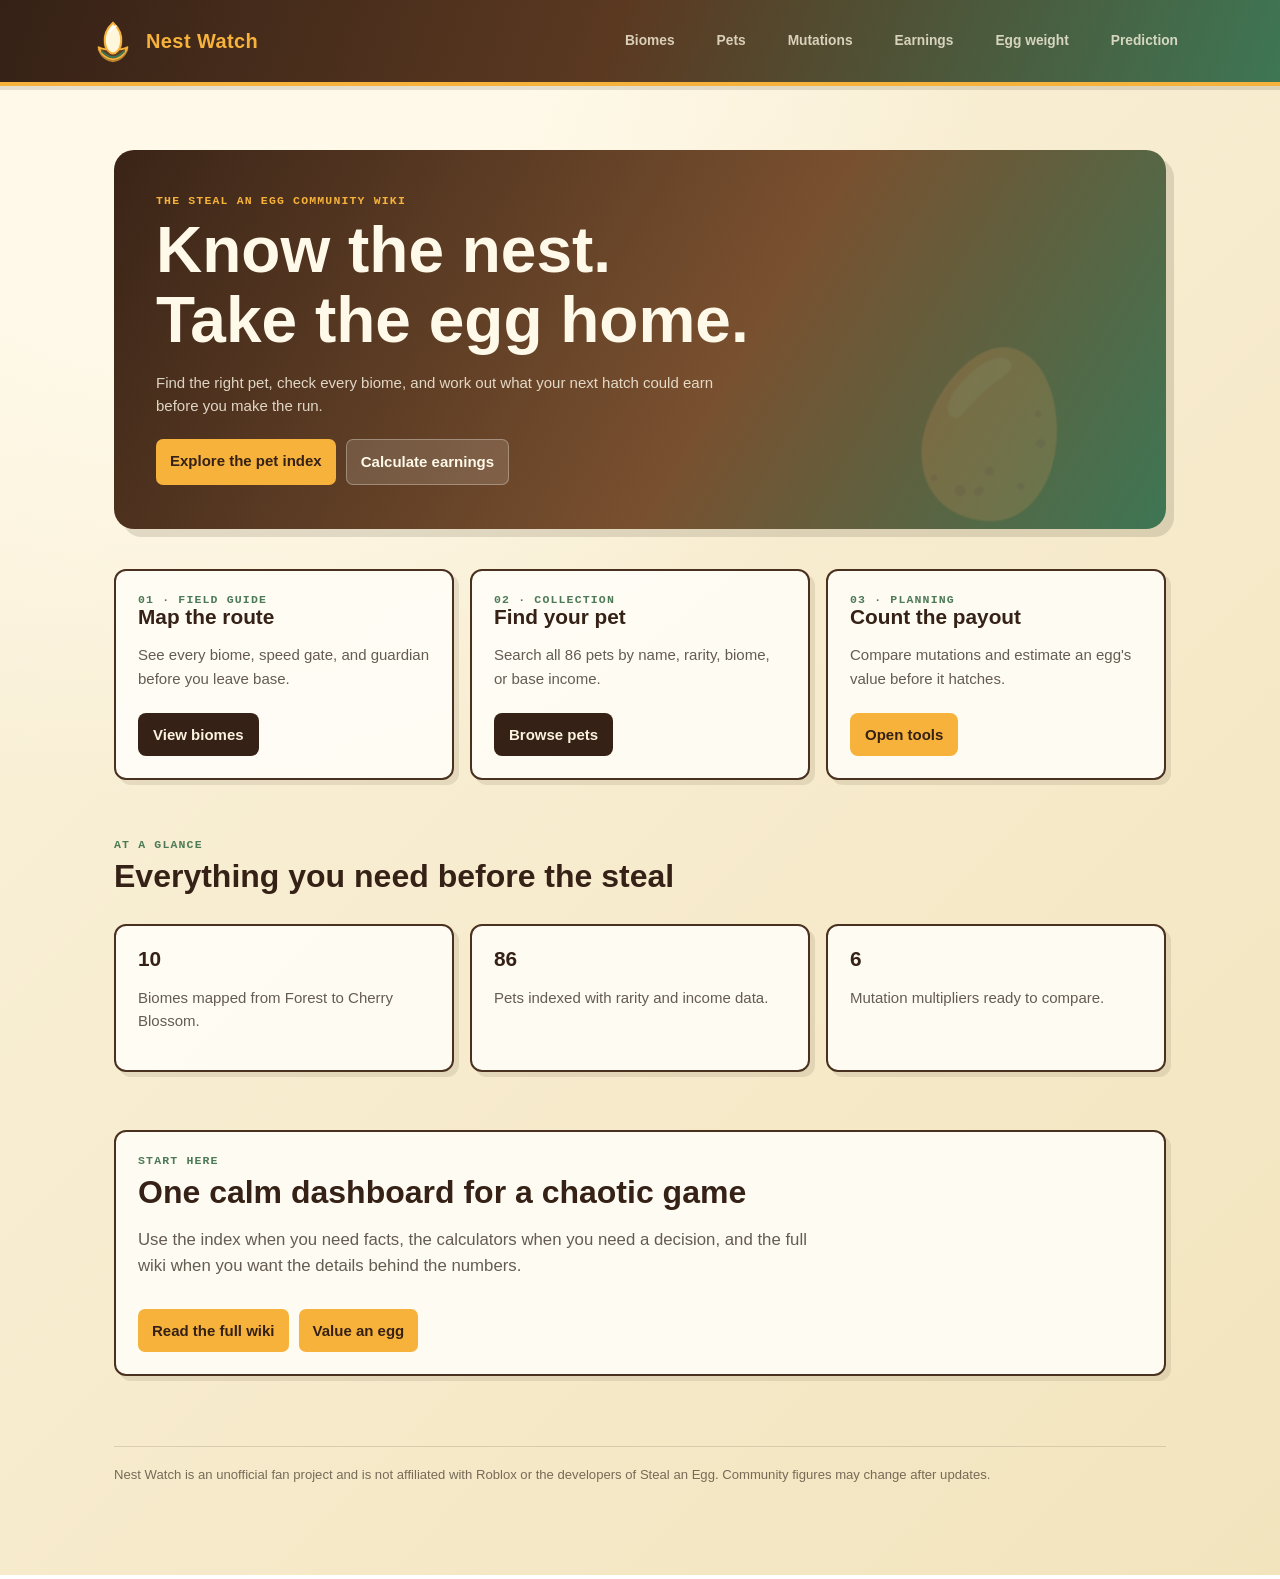
<file: index.html>
<script src="nav.js" defer></script>
<!doctype html><html lang="en"><head><meta charset="utf-8"><meta name="viewport" content="width=device-width,initial-scale=1"><title>Nest Watch | Steal an Egg Wiki</title><meta name="description" content="Nest Watch is the easy-to-use Steal an Egg community wiki: pets, biomes, mutations, and earnings tools."><meta name="robots" content="index, follow"><link rel="stylesheet" href="site.css"><link rel="stylesheet" href="theme.css"></head><body><nav class="nav"><a class="brand" href="index.html">Nest Watch</a><a href="biomes.html">Biomes</a><a href="pets.html">Pets</a><a href="calculators.html">Earnings</a><a href="egg-calculator.html">Egg value</a></nav><main><section class="hero-banner"><div class="eyebrow">The Steal an Egg community wiki</div><h1>Know the nest.<br>Take the egg home.</h1><p>Find the right pet, check every biome, and work out what your next hatch could earn before you make the run.</p><div class="hero-links"><a href="pets.html">Explore the pet index</a><a class="secondary" href="calculators.html">Calculate earnings</a></div></section><section class="grid"><article class="card"><div class="eyebrow">01 · Field guide</div><h3>Map the route</h3><p>See every biome, speed gate, and guardian before you leave base.</p><a class="button" href="biomes.html">View biomes</a></article><article class="card"><div class="eyebrow">02 · Collection</div><h3>Find your pet</h3><p>Search all 86 pets by name, rarity, biome, or base income.</p><a class="button" href="pets.html">Browse pets</a></article><article class="card"><div class="eyebrow">03 · Planning</div><h3>Count the payout</h3><p>Compare mutations and estimate an egg's value before it hatches.</p><a class="button alt" href="calculators.html">Open tools</a></article></section><section class="section"><div class="eyebrow">At a glance</div><h2>Everything you need before the steal</h2><div class="grid"><div class="card"><h3>10</h3><p>Biomes mapped from Forest to Cherry Blossom.</p></div><div class="card"><h3>86</h3><p>Pets indexed with rarity and income data.</p></div><div class="card"><h3>6</h3><p>Mutation multipliers ready to compare.</p></div></div></section><section class="section card"><div class="eyebrow">Start here</div><h2>One calm dashboard for a chaotic game</h2><p class="lead">Use the index when you need facts, the calculators when you need a decision, and the full wiki when you want the details behind the numbers.</p><div class="hero-links"><a class="button" href="wiki.html">Read the full wiki</a><a class="button alt" href="egg-calculator.html">Value an egg</a></div></section><footer class="footer">Nest Watch is an unofficial fan project and is not affiliated with Roblox or the developers of Steal an Egg. Community figures may change after updates.</footer></main></body></html>
</file>
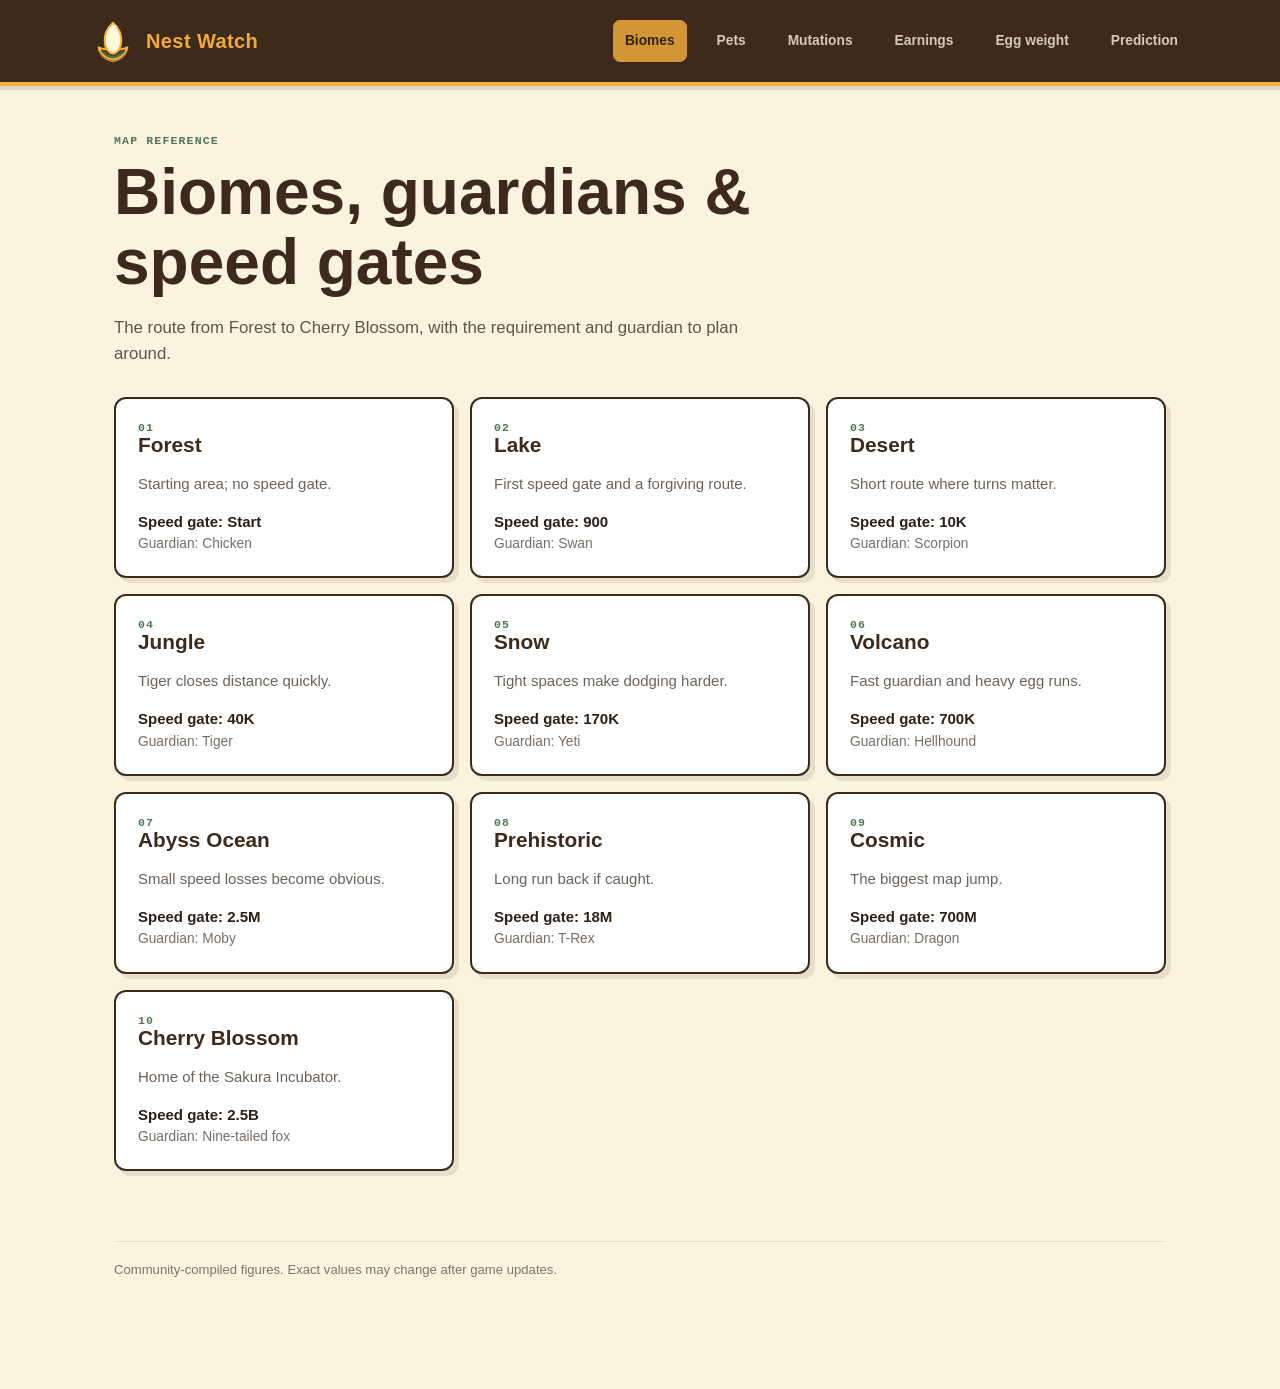
<file: biomes.html>
<script src="nav.js" defer></script>
<link rel="stylesheet" href="theme.css">
<!doctype html><html lang="en"><head><meta charset="utf-8"><meta name="viewport" content="width=device-width,initial-scale=1"><title>Biomes | Nest Watch</title><meta name="description" content="Every Steal an Egg biome, speed gate, and guardian."><link rel="stylesheet" href="site.css"></head><body><nav class="nav"><a class="brand" href="steal-an-egg-wiki.html">Nest Watch</a><a href="biomes.html">Biomes</a><a href="pets.html">Pets</a><a href="calculators.html">Earnings</a><a href="egg-calculator.html">Egg value</a></nav><main><div class="eyebrow">Map reference</div><h1>Biomes, guardians & speed gates</h1><p class="lead">The route from Forest to Cherry Blossom, with the requirement and guardian to plan around.</p><div class="grid" id="biomes"></div><p class="footer">Community-compiled figures. Exact values may change after game updates.</p></main><script src="data.js"></script><script>document.getElementById('biomes').innerHTML=BIOMES.map((b,i)=>`<article class="card"><div class="eyebrow">${String(i+1).padStart(2,'0')}</div><h3>${b[0]}</h3><p>${b[3]}</p><strong>Speed gate: ${b[1]}</strong><br><span class="muted">Guardian: ${b[2]}</span></article>`).join('')</script></body></html>
</file>
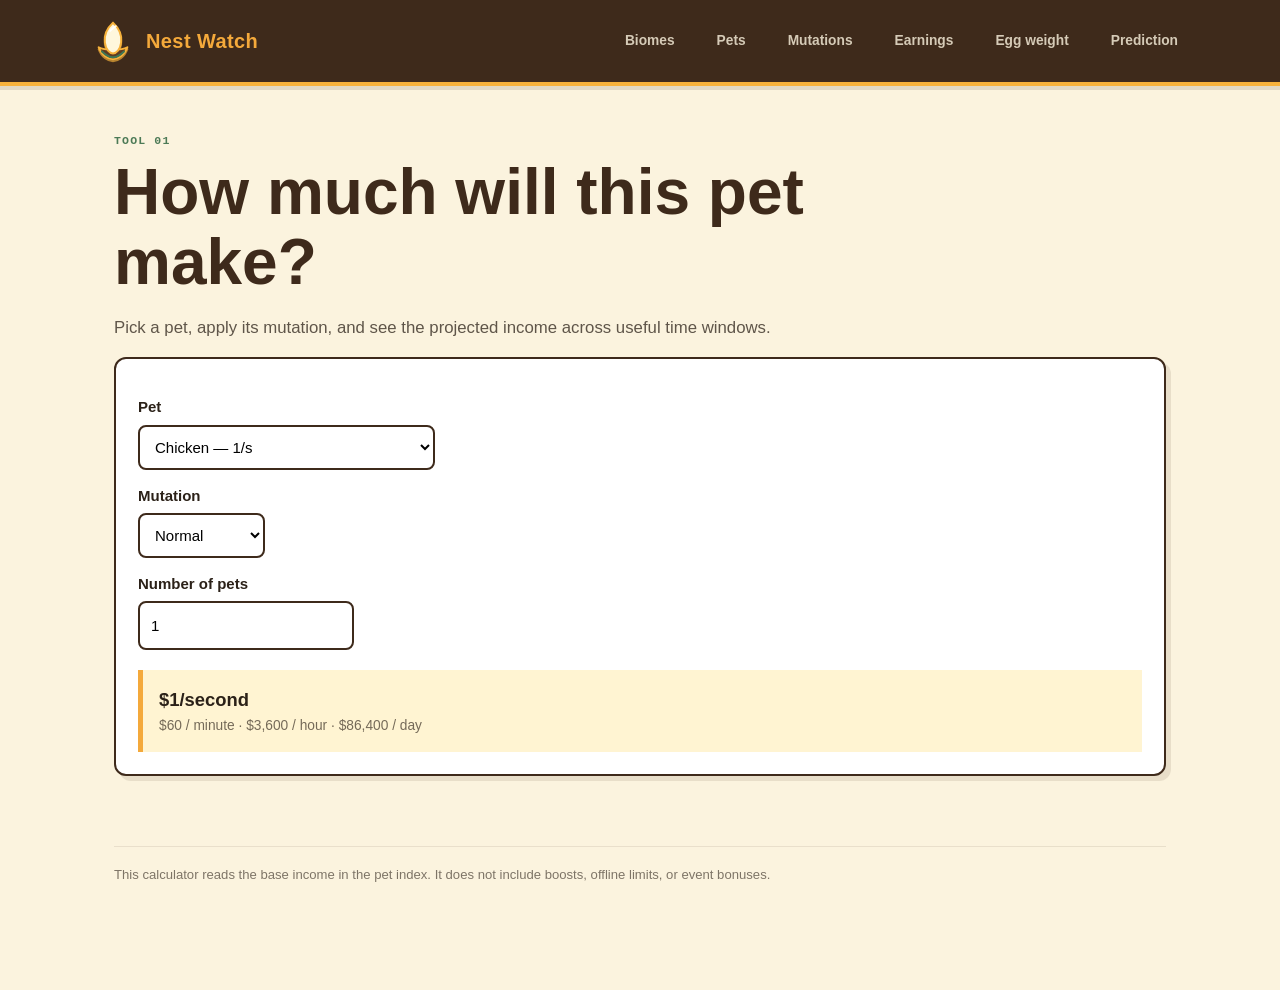
<file: calculators-old.html>
<script src="nav.js" defer></script>
<link rel="stylesheet" href="theme.css">
<!doctype html><html lang="en"><head><meta charset="utf-8"><meta name="viewport" content="width=device-width,initial-scale=1"><title>Pet Earnings Calculator | Nest Watch</title><meta name="description" content="Calculate pet earnings per second, minute, hour, and day with mutation multipliers."><link rel="stylesheet" href="site.css"></head><body><nav class="nav"><a class="brand" href="steal-an-egg-wiki.html">Nest Watch</a><a href="biomes.html">Biomes</a><a href="pets.html">Pets</a><a href="calculators.html">Earnings</a><a href="egg-calculator.html">Egg value</a></nav><main><div class="eyebrow">Tool 01</div><h1>How much will this pet make?</h1><p class="lead">Pick a pet, apply its mutation, and see the projected income across useful time windows.</p><div class="tool"><label for="pet">Pet</label><select id="pet"></select><label for="mutation">Mutation</label><select id="mutation"></select><label for="count">Number of pets</label><input id="count" type="number" min="1" value="1"><div class="result" id="result"></div></div><p class="footer">This calculator reads the base income in the pet index. It does not include boosts, offline limits, or event bonuses.</p></main><script src="data.js"></script><script>const pet=document.getElementById('pet'),mutation=document.getElementById('mutation');PETS.filter(p=>p.income.includes('/s')).forEach((p,i)=>pet.insertAdjacentHTML('beforeend',`<option value="${i}">${p.name} — ${p.income}</option>`));Object.keys(MUTATIONS).forEach(m=>mutation.insertAdjacentHTML('beforeend',`<option>${m}</option>`));function number(v){return parseFloat(v.replace(/[$,]/g,''))*({K:1e3,M:1e6,B:1e9}[v.match(/[KMB]/)?.[0]]||1)}function money(n){return '$'+n.toLocaleString(undefined,{maximumFractionDigits:2})}function calc(){const p=PETS.filter(p=>p.income.includes('/s'))[pet.value],rate=number(p.income)*MUTATIONS[mutation.value]*Number(document.getElementById('count').value||1);document.getElementById('result').innerHTML=`<strong>${money(rate)}/second</strong><br><span class="muted">${money(rate*60)} / minute · ${money(rate*3600)} / hour · ${money(rate*86400)} / day</span>`}document.querySelectorAll('select,input').forEach(e=>e.addEventListener('input',calc));calc()</script></body></html>
</file>
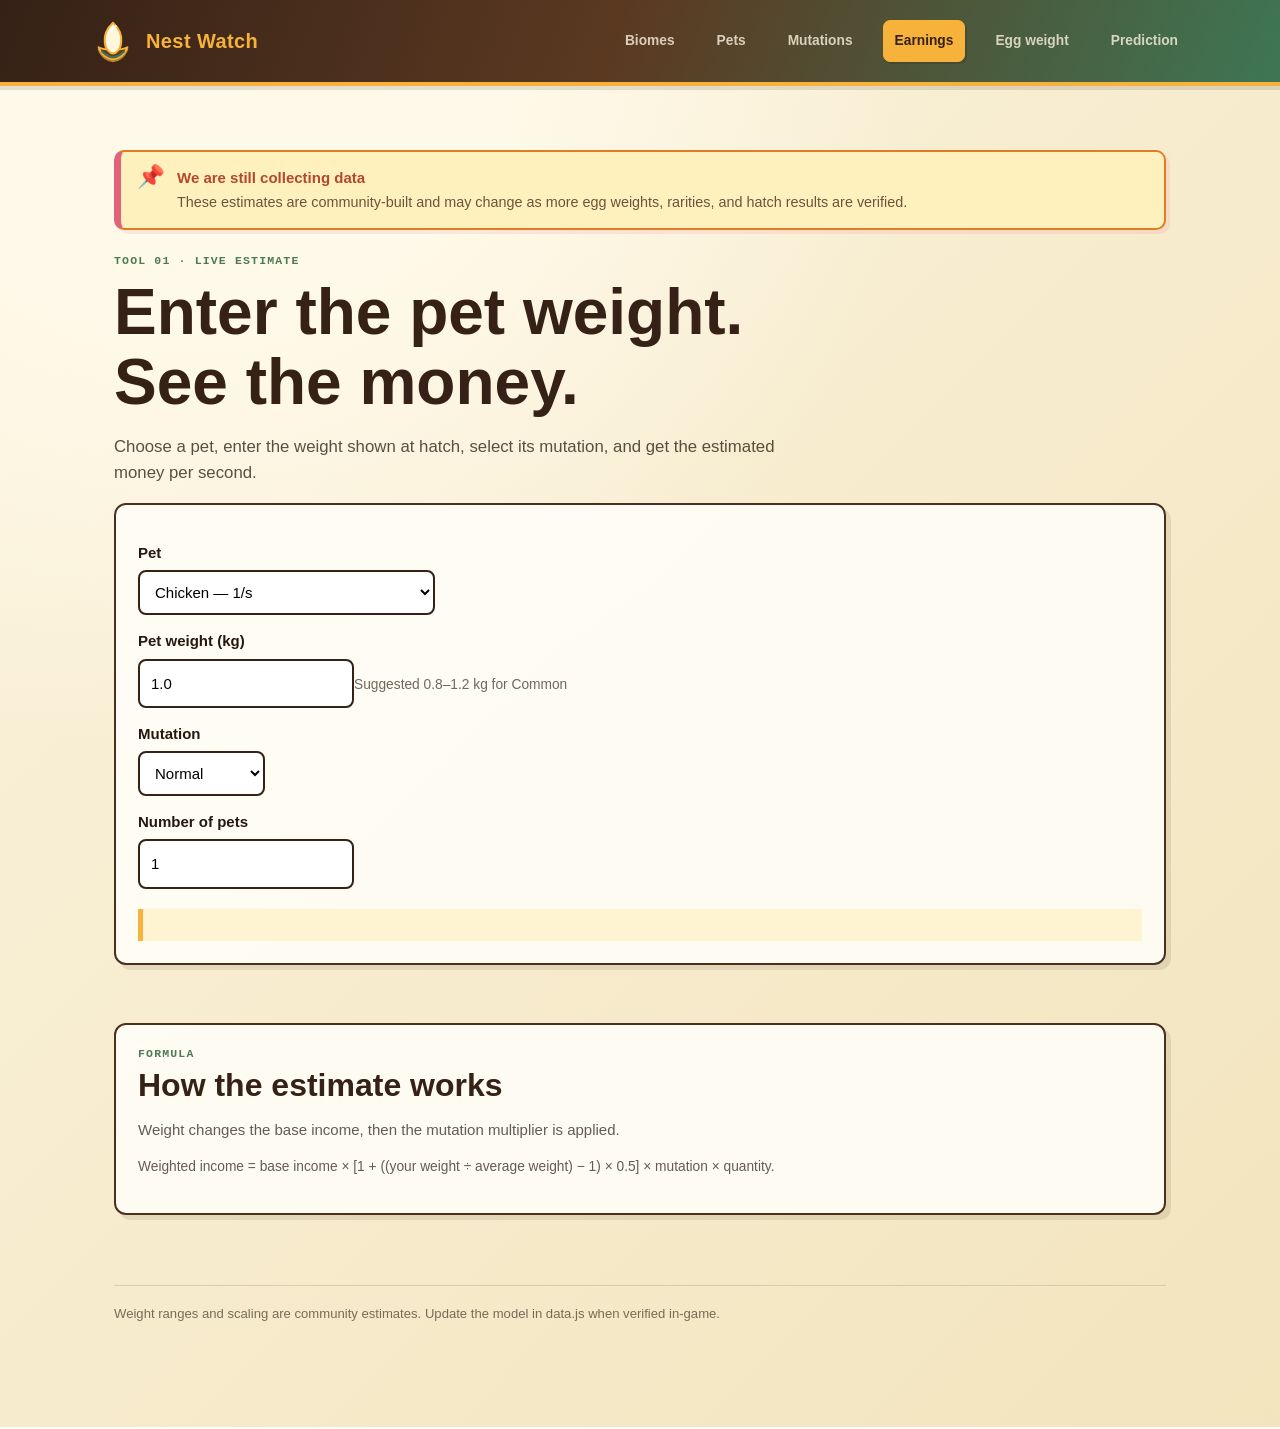
<file: calculators.html>
<script src="nav.js" defer></script>
<!doctype html><html lang="en"><head><meta charset="utf-8"><meta name="viewport" content="width=device-width,initial-scale=1"><title>Pet Earnings Calculator | Nest Watch</title><meta name="description" content="Calculate Steal an Egg pet earnings from pet weight, mutation, and quantity."><link rel="stylesheet" href="site.css"><link rel="stylesheet" href="theme.css"></head><body><nav class="nav"><a class="brand" href="index.html">Nest Watch</a><a href="biomes.html">Biomes</a><a href="pets.html">Pets</a><a href="mutations.html">Mutations</a><a href="calculators.html">Earnings</a><a href="egg-weight-predictor.html">Egg weight</a></nav><main><div class="eyebrow">Tool 01 · live estimate</div><h1>Enter the pet weight. See the money.</h1><p class="lead">Choose a pet, enter the weight shown at hatch, select its mutation, and get the estimated money per second.</p><div class="tool"><label for="pet">Pet</label><select id="pet"></select><label for="weight">Pet weight (kg)</label><input id="weight" type="number" min="0.1" step="0.1"><span class="muted" id="range"></span><label for="mutation">Mutation</label><select id="mutation"></select><label for="count">Number of pets</label><input id="count" type="number" min="1" value="1"><div class="result" id="result"></div></div><section class="section card"><div class="eyebrow">Formula</div><h2>How the estimate works</h2><p>Weight changes the base income, then the mutation multiplier is applied.</p><p class="muted">Weighted income = base income × [1 + ((your weight ÷ average weight) − 1) × 0.5] × mutation × quantity.</p></section><p class="footer">Weight ranges and scaling are community estimates. Update the model in data.js when verified in-game.</p></main><script src="data.js"></script><script>const pet=document.getElementById('pet'),weight=document.getElementById('weight'),mutation=document.getElementById('mutation'),range=document.getElementById('range');const earningPets=PETS.filter(p=>p.income.includes('/s'));earningPets.forEach((p,i)=>pet.insertAdjacentHTML('beforeend',`<option value="${i}">${p.name} — ${p.income}</option>`));Object.keys(MUTATIONS).forEach(m=>mutation.insertAdjacentHTML('beforeend',`<option>${m}</option>`));function money(n){return '$'+n.toLocaleString(undefined,{maximumFractionDigits:2})}function loadPet(){const p=earningPets[pet.value],r=petWeightRange(p.rarity);weight.value=((r[0]+r[1])/2).toFixed(1);range.textContent=`Suggested ${r[0]}–${r[1]} kg for ${p.rarity}`;calc()}function calc(){const p=earningPets[pet.value],r=petWeightRange(p.rarity),average=(r[0]+r[1])/2,rate=incomeAtWeight(parseIncome(p.income),Number(weight.value)||0,average)*MUTATIONS[mutation.value]*Number(document.getElementById('count').value||1);document.getElementById('result').innerHTML=`<strong>${money(rate)} per second</strong><br><span class="muted">${money(rate*60)} per minute · ${money(rate*3600)} per hour</span>`}pet.addEventListener('change',loadPet);document.querySelectorAll('input,select').forEach(e=>e.addEventListener('input',calc));loadPet()</script></body></html>
</file>
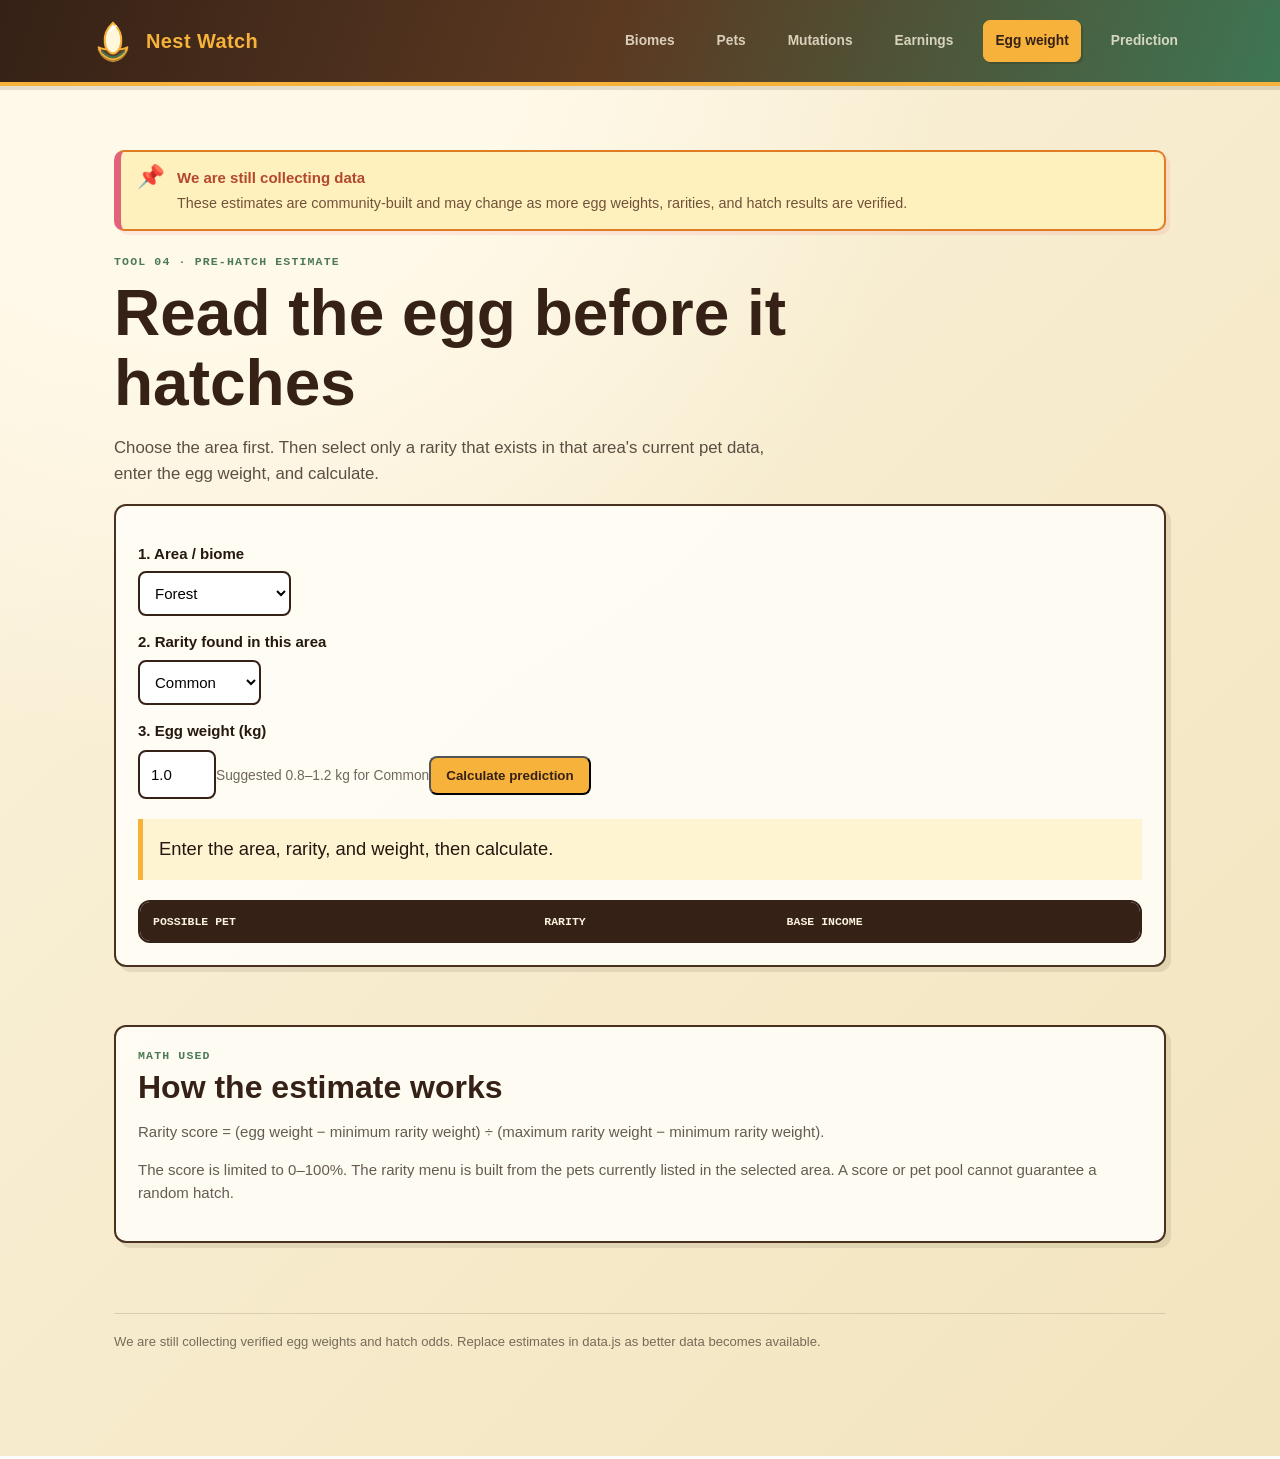
<file: egg-weight-predictor.html>
<!doctype html>
<html lang="en">
<head><meta charset="utf-8"><meta name="viewport" content="width=device-width,initial-scale=1"><title>Egg Weight Predictor | Nest Watch</title><meta name="description" content="Choose a Steal an Egg area, rarity, and egg weight to estimate the possible pet pool before hatching."><link rel="stylesheet" href="site.css"><link rel="stylesheet" href="theme.css"><script src="nav.js" defer></script></head>
<body><nav class="nav"></nav><main><div class="eyebrow">Tool 04 · pre-hatch estimate</div><h1>Read the egg before it hatches</h1><p class="lead">Choose the area first. Then select only a rarity that exists in that area's current pet data, enter the egg weight, and calculate.</p><div class="tool"><label for="area">1. Area / biome</label><select id="area"></select><label for="rarity">2. Rarity found in this area</label><select id="rarity"></select><label for="weight">3. Egg weight (kg)</label><input id="weight" type="number" min="0.1" step="0.1" placeholder="Enter egg weight"><span class="muted" id="range"></span><button class="button alt" id="calculate" type="button">Calculate prediction</button><div class="result" id="result">Enter the area, rarity, and weight, then calculate.</div><div class="table-wrap"><table><thead><tr><th>Possible pet</th><th>Rarity</th><th>Base income</th></tr></thead><tbody id="pool"></tbody></table></div></div><section class="section card"><div class="eyebrow">Math used</div><h2>How the estimate works</h2><p>Rarity score = (egg weight − minimum rarity weight) ÷ (maximum rarity weight − minimum rarity weight).</p><p>The score is limited to 0–100%. The rarity menu is built from the pets currently listed in the selected area. A score or pet pool cannot guarantee a random hatch.</p></section><p class="footer">We are still collecting verified egg weights and hatch odds. Replace estimates in data.js as better data becomes available.</p></main><script src="data.js"></script><script>const area=document.getElementById('area'),rarity=document.getElementById('rarity'),weight=document.getElementById('weight'),range=document.getElementById('range');BIOMES.forEach((item,index)=>area.insertAdjacentHTML('beforeend',`<option value="${index}">${item[0]}</option>`));function areaRarities(){const name=BIOMES[Number(area.value)][0];return [...new Set(PETS.filter(p=>p.biome===name).map(p=>p.rarity))].sort((a,b)=>RARITY_INDEX[a]-RARITY_INDEX[b])}function fillRarities(){rarity.innerHTML=areaRarities().map(name=>`<option>${name}</option>`).join('');setRange()}function setRange(){const band=petWeightRange(rarity.value);weight.min=band[0];weight.max=band[1];weight.value=((band[0]+band[1])/2).toFixed(1);range.textContent=`Suggested ${band[0]}–${band[1]} kg for ${rarity.value}`}function calculate(){const band=petWeightRange(rarity.value),value=Number(weight.value),score=Math.max(0,Math.min(1,(value-band[0])/(band[1]-band[0]))),source=BIOMES[Number(area.value)][0],pool=PETS.filter(p=>p.biome===source&&p.rarity===rarity.value);document.getElementById('result').innerHTML=`<strong>${source} · ${rarity.value} estimate · ${(score*100).toFixed(0)}% through band</strong><br><span class="muted">${value} kg against the ${band[0]}–${band[1]} kg model range. Estimate only.</span>`;document.getElementById('pool').innerHTML=pool.map(p=>`<tr><td>${p.name}</td><td>${p.rarity}</td><td class="money">${p.income}</td></tr>`).join('')||'<tr><td colspan="3">No pet data for this selection.</td></tr>'}area.addEventListener('change',fillRarities);rarity.addEventListener('change',setRange);document.getElementById('calculate').addEventListener('click',calculate);fillRarities();</script></body></html>
</file>
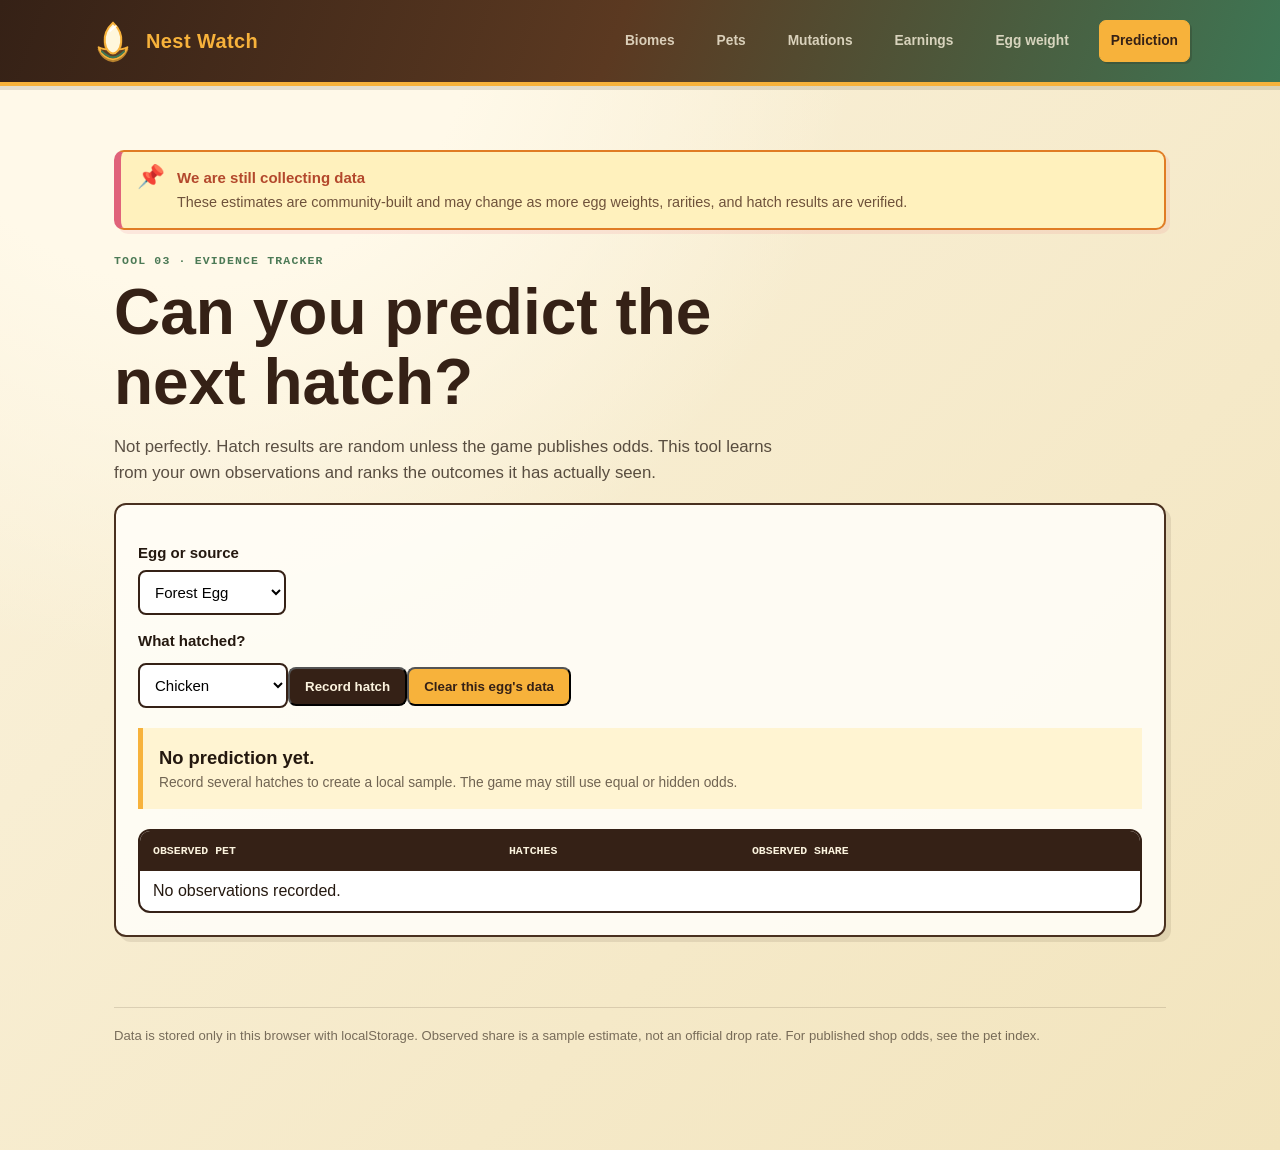
<file: hatch-predictor.html>
<script src="nav.js" defer></script>
<!doctype html><html lang="en"><head><meta charset="utf-8"><meta name="viewport" content="width=device-width,initial-scale=1"><title>Hatch Predictor | Nest Watch</title><meta name="description" content="Track observed Steal an Egg hatch results and estimate the most likely next pet before an egg hatches."><link rel="stylesheet" href="site.css"><link rel="stylesheet" href="theme.css"></head><body><nav class="nav"><a class="brand" href="index.html">Nest Watch</a><a href="biomes.html">Biomes</a><a href="pets.html">Pets</a><a href="calculators.html">Earnings</a><a href="egg-calculator.html">Egg value</a><a href="hatch-predictor.html">Predictor</a></nav><main><div class="eyebrow">Tool 03 · evidence tracker</div><h1>Can you predict the next hatch?</h1><p class="lead">Not perfectly. Hatch results are random unless the game publishes odds. This tool learns from your own observations and ranks the outcomes it has actually seen.</p><div class="tool"><label for="source">Egg or source</label><select id="source"></select><label for="outcome">What hatched?</label><select id="outcome"></select><button class="button" id="record" type="button">Record hatch</button><button class="button alt" id="clear" type="button">Clear this egg's data</button><div class="result" id="result"></div><div class="table-wrap"><table><thead><tr><th>Observed pet</th><th>Hatches</th><th>Observed share</th></tr></thead><tbody id="history"></tbody></table></div></div><p class="footer">Data is stored only in this browser with localStorage. Observed share is a sample estimate, not an official drop rate. For published shop odds, see the pet index.</p></main><script src="data.js"></script><script>const source=document.getElementById('source'),outcome=document.getElementById('outcome'),key='nest-watch-hatches';EGGS.forEach((e,i)=>source.insertAdjacentHTML('beforeend',`<option value="${i}">${e[0]}</option>`));function candidates(){const biome=BIOMES[source.value][0],pool=PETS.filter(p=>p.biome===biome);outcome.innerHTML=pool.map(p=>`<option>${p.name}</option>`).join('')||'<option>No indexed outcomes</option>'}function data(){return JSON.parse(localStorage.getItem(key)||'{}')}function draw(){const all=data(),counts=all[source.value]||{},entries=Object.entries(counts).sort((a,b)=>b[1]-a[1]),total=entries.reduce((s,e)=>s+e[1],0);document.getElementById('result').innerHTML=entries.length?`<strong>Current sample leader: ${entries[0][0]}</strong><br><span class="muted">${entries[0][1]} of ${total} recorded hatches (${(entries[0][1]/total*100).toFixed(1)}%).</span>`:'<strong>No prediction yet.</strong><br><span class="muted">Record several hatches to create a local sample. The game may still use equal or hidden odds.</span>';document.getElementById('history').innerHTML=entries.map(([name,count])=>`<tr><td>${name}</td><td>${count}</td><td>${(count/total*100).toFixed(1)}%</td></tr>`).join('')||'<tr><td colspan="3">No observations recorded.</td></tr>'}source.addEventListener('change',()=>{candidates();draw()});document.getElementById('record').addEventListener('click',()=>{const all=data();all[source.value]=all[source.value]||{};all[source.value][outcome.value]=(all[source.value][outcome.value]||0)+1;localStorage.setItem(key,JSON.stringify(all));draw()});document.getElementById('clear').addEventListener('click',()=>{const all=data();delete all[source.value];localStorage.setItem(key,JSON.stringify(all));draw()});candidates();draw()</script></body></html>
</file>
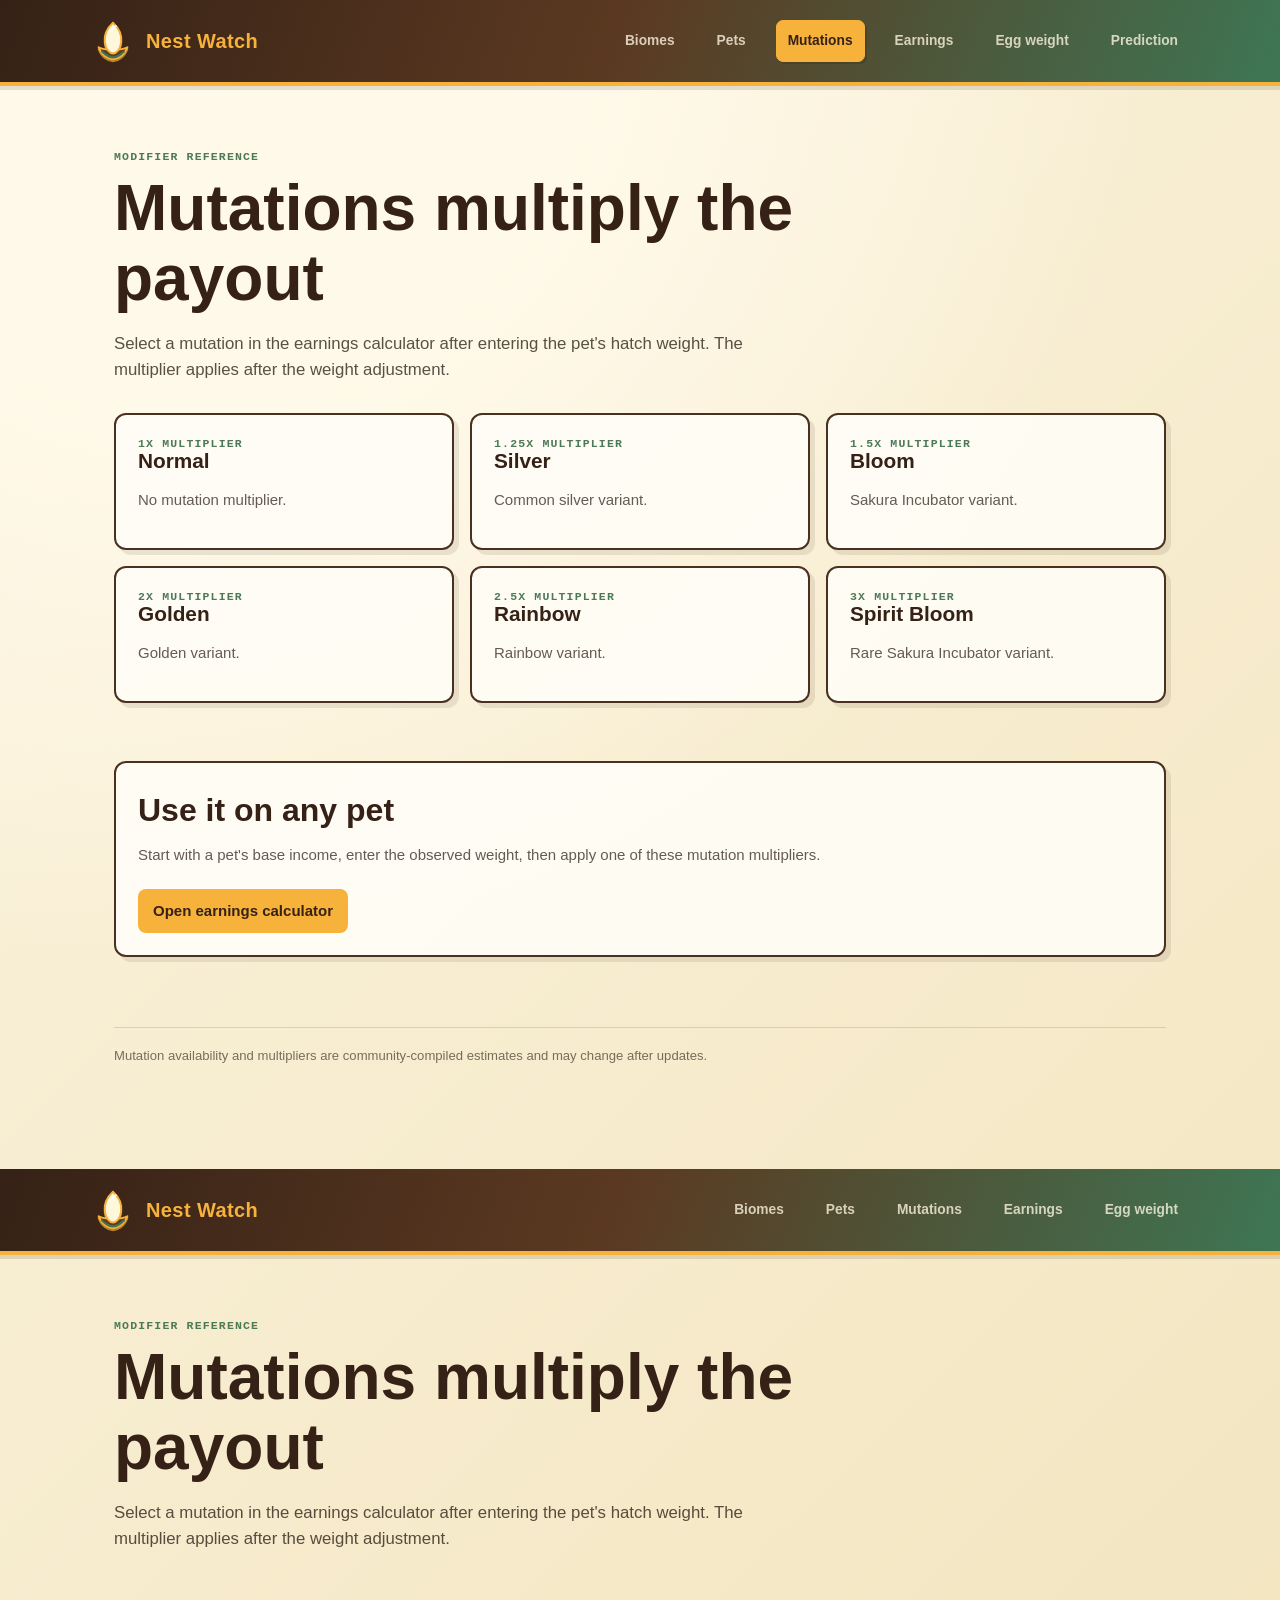
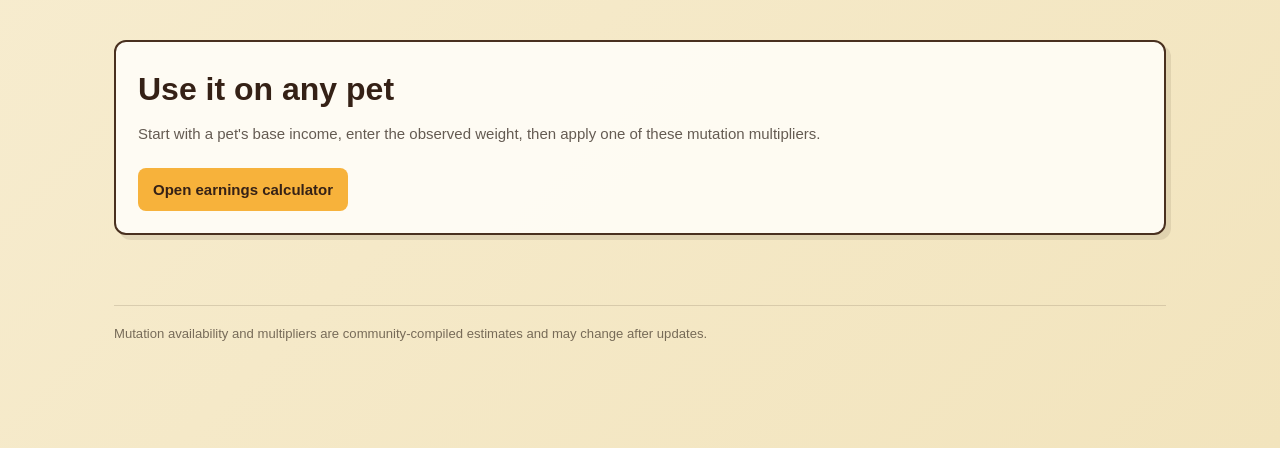
<file: mutations.html>
<!doctype html><html lang="en"><head><meta charset="utf-8"><meta name="viewport" content="width=device-width,initial-scale=1"><title>Mutations | Nest Watch</title><meta name="description" content="Steal an Egg mutation multipliers and pet earnings reference."><link rel="stylesheet" href="site.css"><link rel="stylesheet" href="theme.css"><script src="nav.js" defer></script>
<body><nav class="nav"><a class="brand" href="index.html">Nest Watch</a><a href="biomes.html">Biomes</a><a href="pets.html">Pets</a><a href="mutations.html">Mutations</a><a href="calculators.html">Earnings</a><a href="egg-weight-predictor.html">Egg weight</a></nav><main><div class="eyebrow">Modifier reference</div><h1>Mutations multiply the payout</h1><p class="lead">Select a mutation in the earnings calculator after entering the pet's hatch weight. The multiplier applies after the weight adjustment.</p><div class="grid" id="cards"></div><section class="section card"><h2>Use it on any pet</h2><p>Start with a pet's base income, enter the observed weight, then apply one of these mutation multipliers.</p><a class="button alt" href="calculators.html">Open earnings calculator</a></section><p class="footer">Mutation availability and multipliers are community-compiled estimates and may change after updates.</p></main><script src="data.js"></script><script>const descriptions={Normal:'No mutation multiplier.',Silver:'Common silver variant.',Bloom:'Sakura Incubator variant.',Golden:'Golden variant.',Rainbow:'Rainbow variant.','Spirit Bloom':'Rare Sakura Incubator variant.'};document.getElementById('cards').innerHTML=Object.entries(MUTATIONS).map(([name,mult])=>`<article class="card"><div class="eyebrow">${mult}x multiplier</div><h3>${name}</h3><p>${descriptions[name]}</p></article>`).join('')</script></body></html>
<!doctype html><html lang="en"><head><meta charset="utf-8"><meta name="viewport" content="width=device-width,initial-scale=1"><title>Mutations | Nest Watch</title><meta name="description" content="Steal an Egg mutation multipliers and pet earnings reference."><link rel="stylesheet" href="site.css"><link rel="stylesheet" href="theme.css"></head><body><nav class="nav"><a class="brand" href="index.html">Nest Watch</a><a href="biomes.html">Biomes</a><a href="pets.html">Pets</a><a href="mutations.html">Mutations</a><a href="calculators.html">Earnings</a><a href="egg-weight-predictor.html">Egg weight</a></nav><main><div class="eyebrow">Modifier reference</div><h1>Mutations multiply the payout</h1><p class="lead">Select a mutation in the earnings calculator after entering the pet's hatch weight. The multiplier applies after the weight adjustment.</p><div class="grid" id="cards"></div><section class="section card"><h2>Use it on any pet</h2><p>Start with a pet's base income, enter the observed weight, then apply one of these mutation multipliers.</p><a class="button alt" href="calculators.html">Open earnings calculator</a></section><p class="footer">Mutation availability and multipliers are community-compiled estimates and may change after updates.</p></main><script src="data.js"></script><script>const descriptions={Normal:'No mutation multiplier.',Silver:'Common silver variant.',Bloom:'Sakura Incubator variant.',Golden:'Golden variant.',Rainbow:'Rainbow variant.','Spirit Bloom':'Rare Sakura Incubator variant.'};document.getElementById('cards').innerHTML=Object.entries(MUTATIONS).map(([name,mult])=>`<article class="card"><div class="eyebrow">${mult}x multiplier</div><h3>${name}</h3><p>${descriptions[name]}</p></article>`).join('')</script></body></html>
</file>
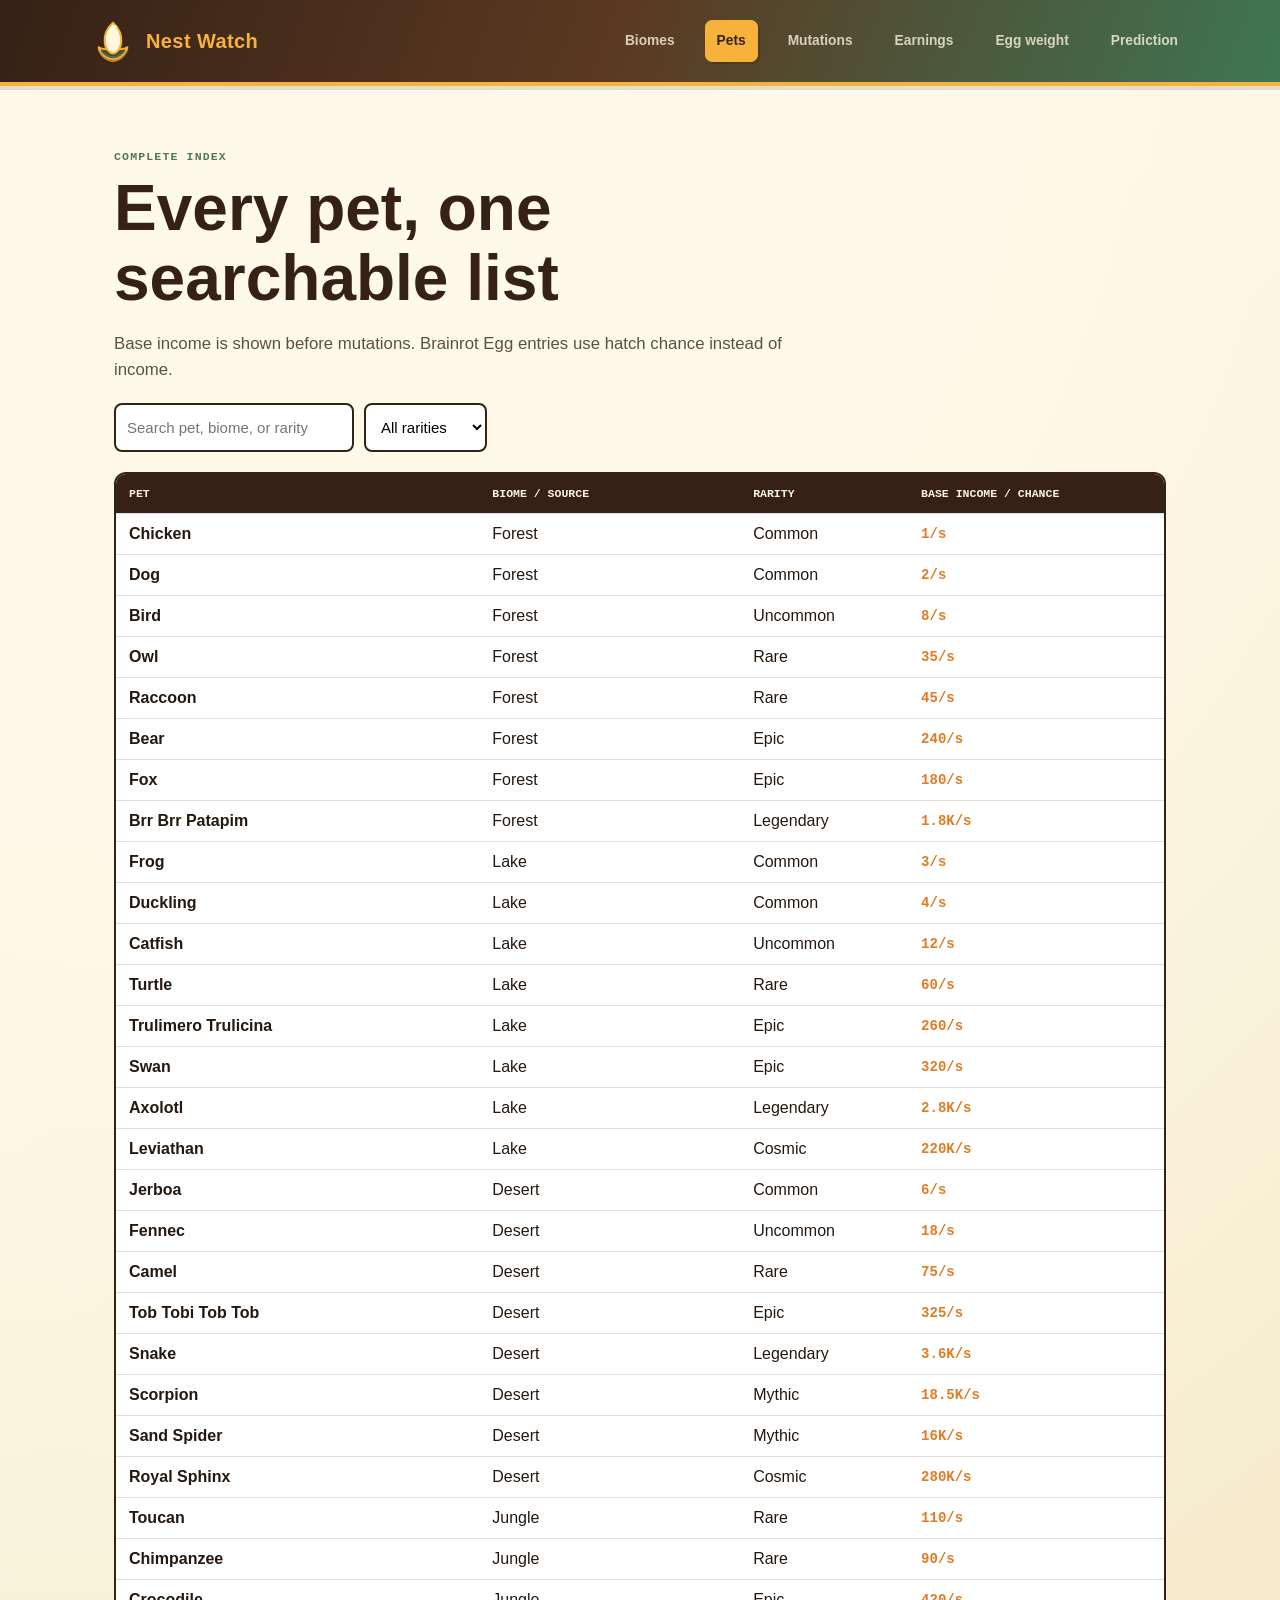
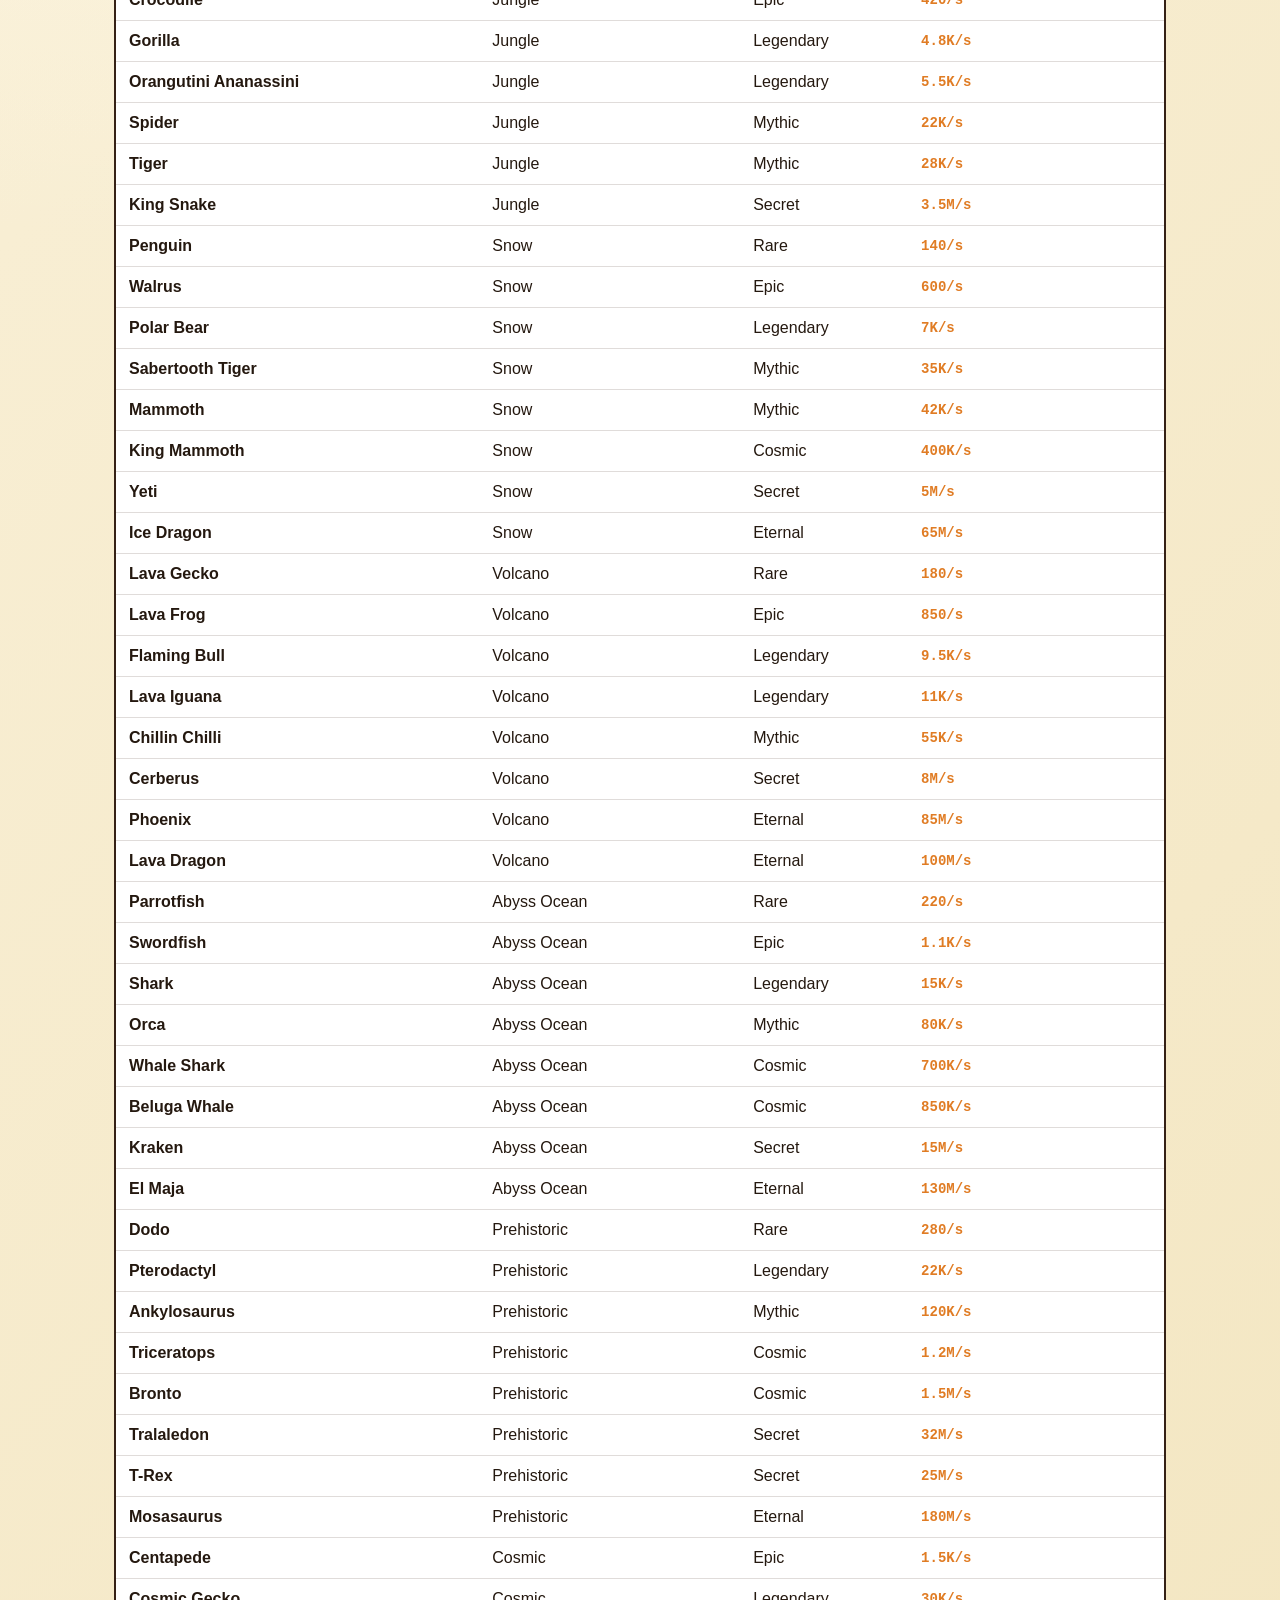
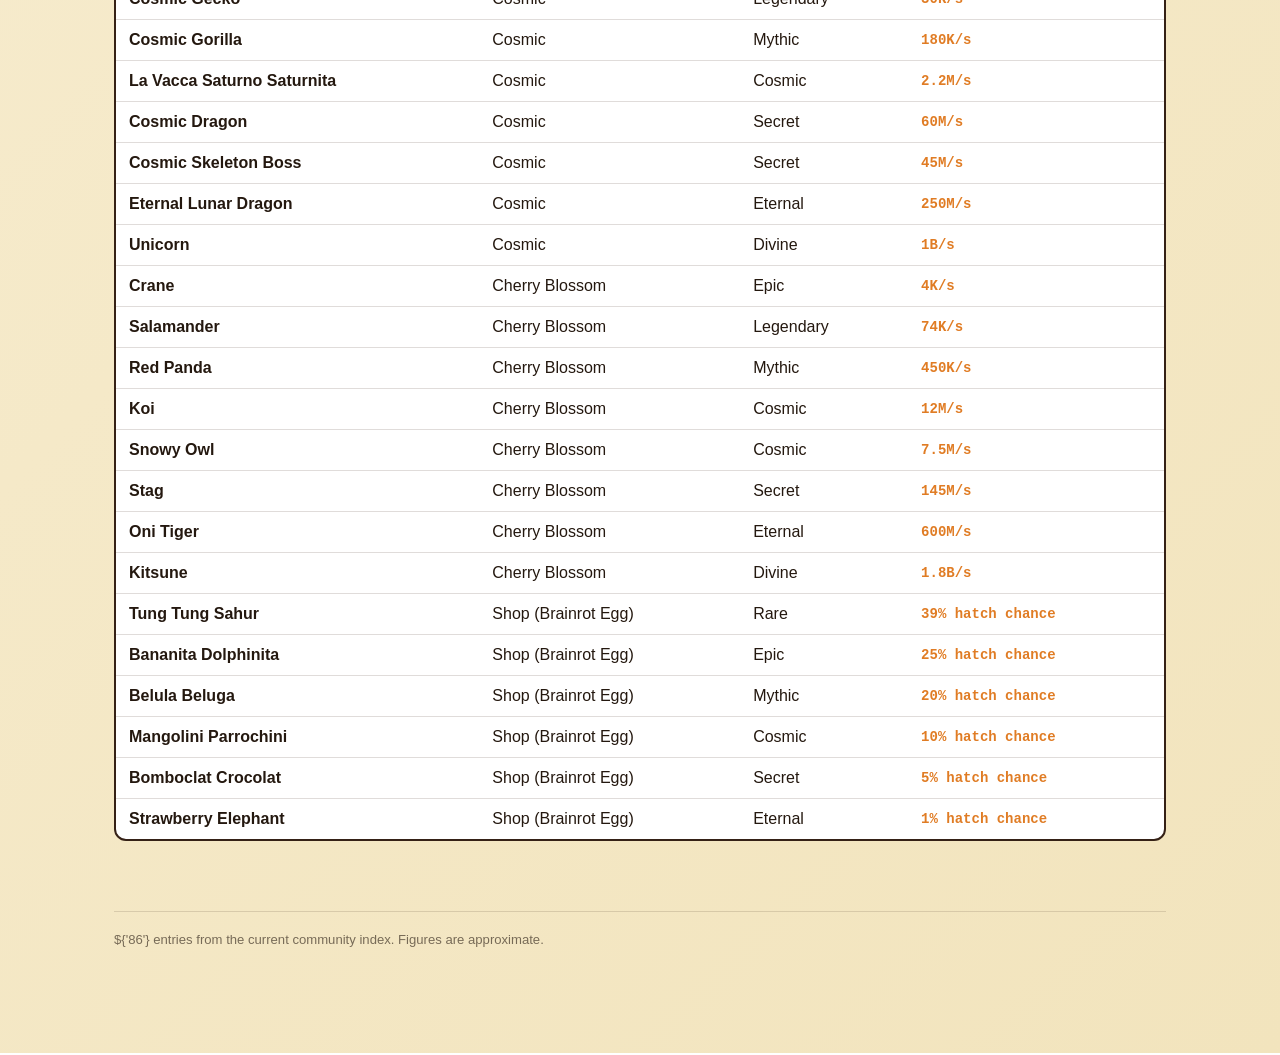
<file: pets.html>
<script src="nav.js" defer></script>
<script src="nav.js" defer></script>
<!doctype html><html lang="en"><head><meta charset="utf-8"><meta name="viewport" content="width=device-width,initial-scale=1"><title>Pet Index | Nest Watch</title><meta name="description" content="Complete Steal an Egg pet index with biome, rarity, and base income. "><link rel="stylesheet" href="site.css"></head><body><nav class="nav"><a class="brand" href="steal-an-egg-wiki.html">Nest Watch</a><a href="biomes.html">Biomes</a><a href="pets.html">Pets</a><a href="calculators.html">Earnings</a><a href="egg-calculator.html">Egg value</a></nav><main><div class="eyebrow">Complete index</div><h1>Every pet, one searchable list</h1><p class="lead">Base income is shown before mutations. Brainrot Egg entries use hatch chance instead of income.</p><div class="filters"><input id="search" placeholder="Search pet, biome, or rarity"><select id="rarity"><option value="">All rarities</option></select></div><div class="table-wrap"><table><thead><tr><th>Pet</th><th>Biome / source</th><th>Rarity</th><th>Base income / chance</th></tr></thead><tbody id="rows"></tbody></table></div><p class="footer">${'86'} entries from the current community index. Figures are approximate.</p></main><script src="data.js"></script><script>const rarity=document.getElementById('rarity');[...new Set(PETS.map(p=>p.rarity))].forEach(r=>rarity.insertAdjacentHTML('beforeend',`<option>${r}</option>`));function draw(){const q=document.getElementById('search').value.toLowerCase(),r=rarity.value;document.getElementById('rows').innerHTML=PETS.filter(p=>(!r||p.rarity===r)&&(!q||Object.values(p).join(' ').toLowerCase().includes(q))).map(p=>`<tr><td><strong>${p.name}</strong></td><td>${p.biome}</td><td>${p.rarity}</td><td class="money">${p.income}</td></tr>`).join('')||'<tr><td colspan="4">No pets match those filters.</td></tr>'}document.querySelectorAll('input,select').forEach(e=>e.addEventListener('input',draw));draw()</script></body></html>
</file>
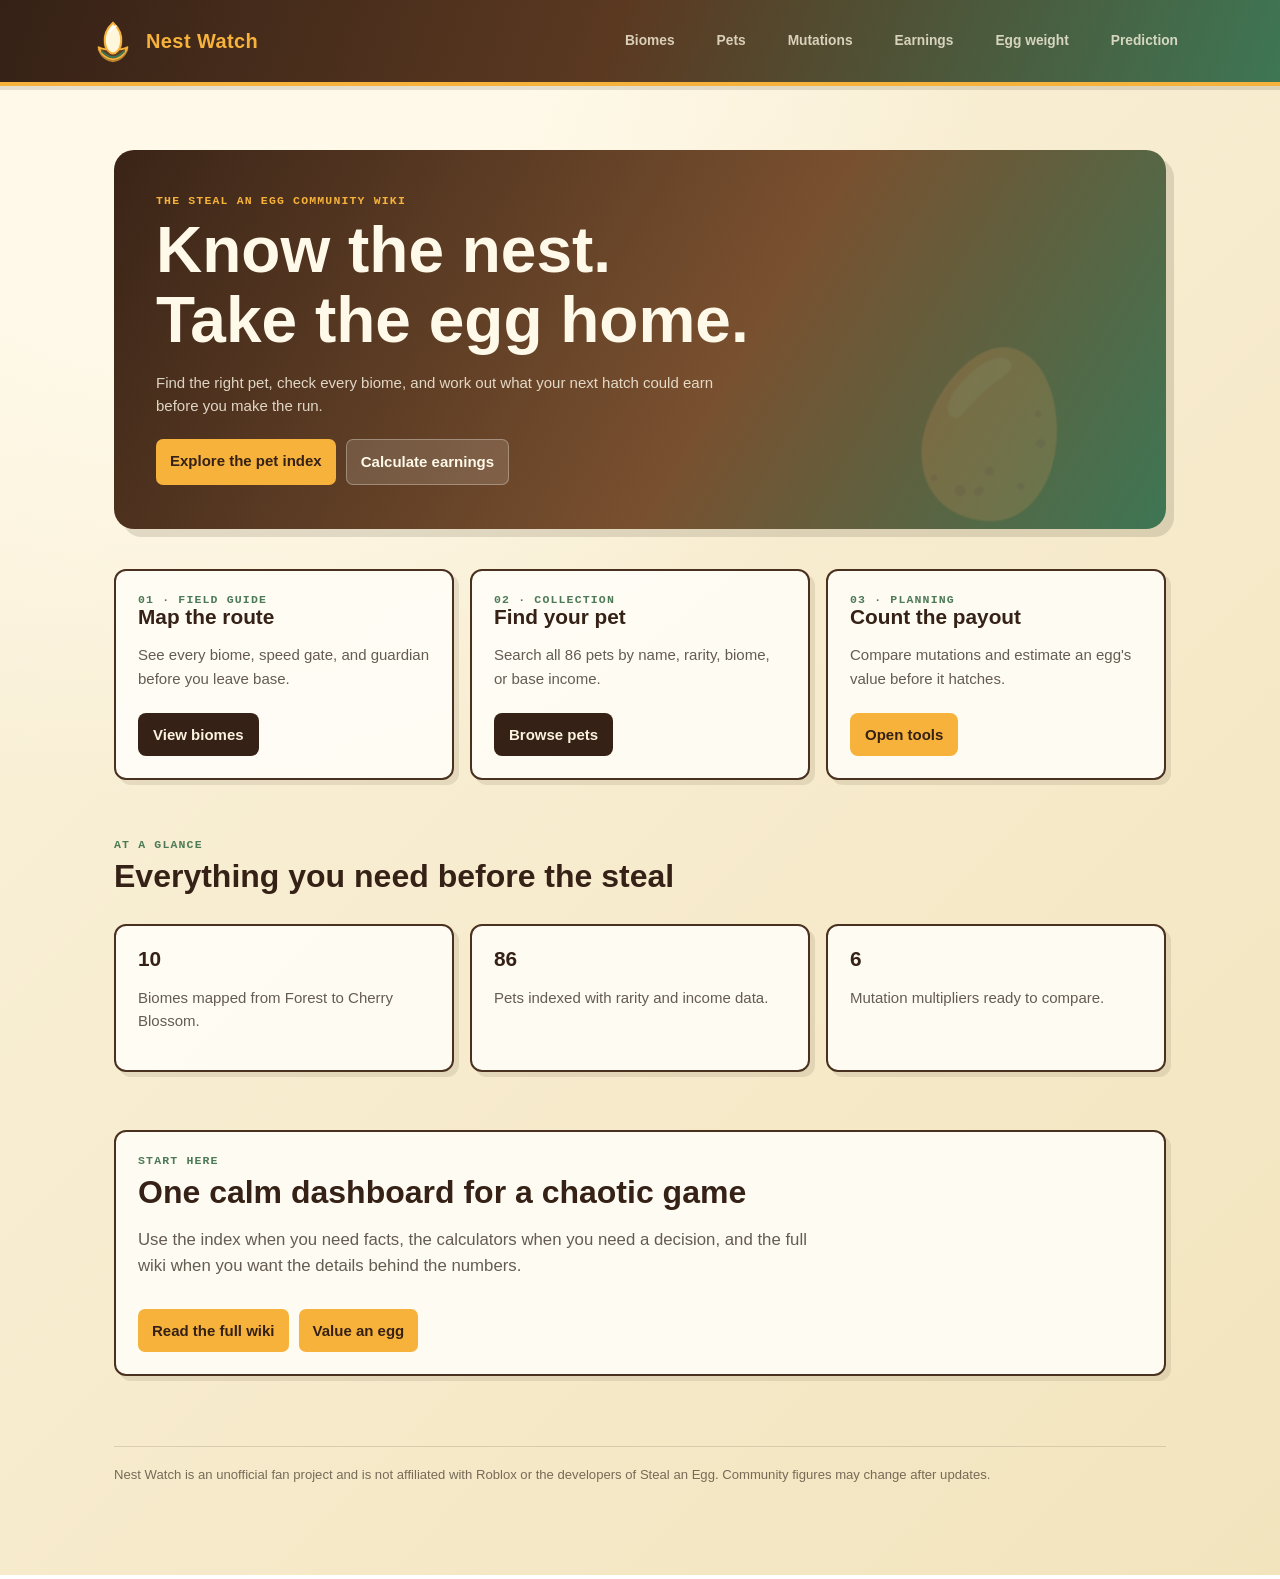
<file: steal-an-egg-wiki.html>
<!doctype html><html lang="en"><head><meta http-equiv="refresh" content="0; url=index.html"><link rel="canonical" href="index.html"><title>Nest Watch</title></head><body><p>Moving to <a href="index.html">Nest Watch</a>...</p></body></html>
</file>
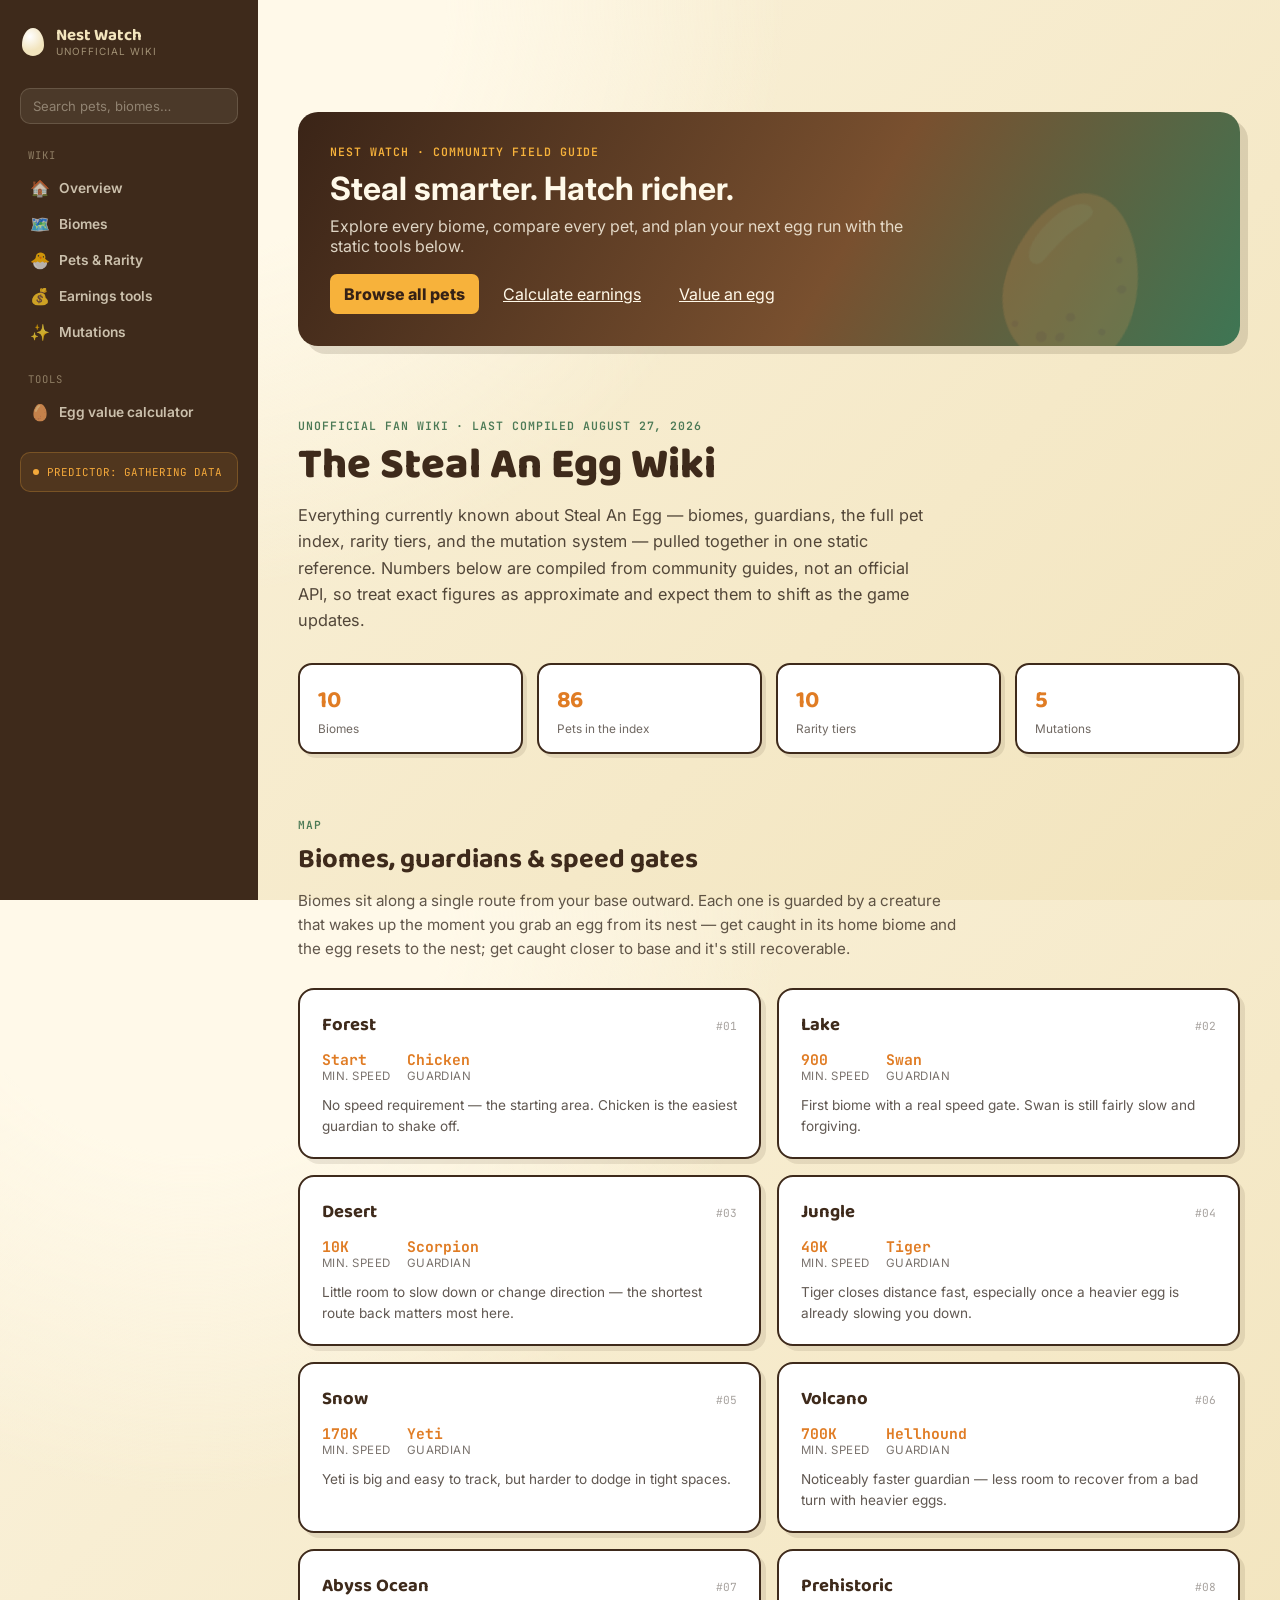
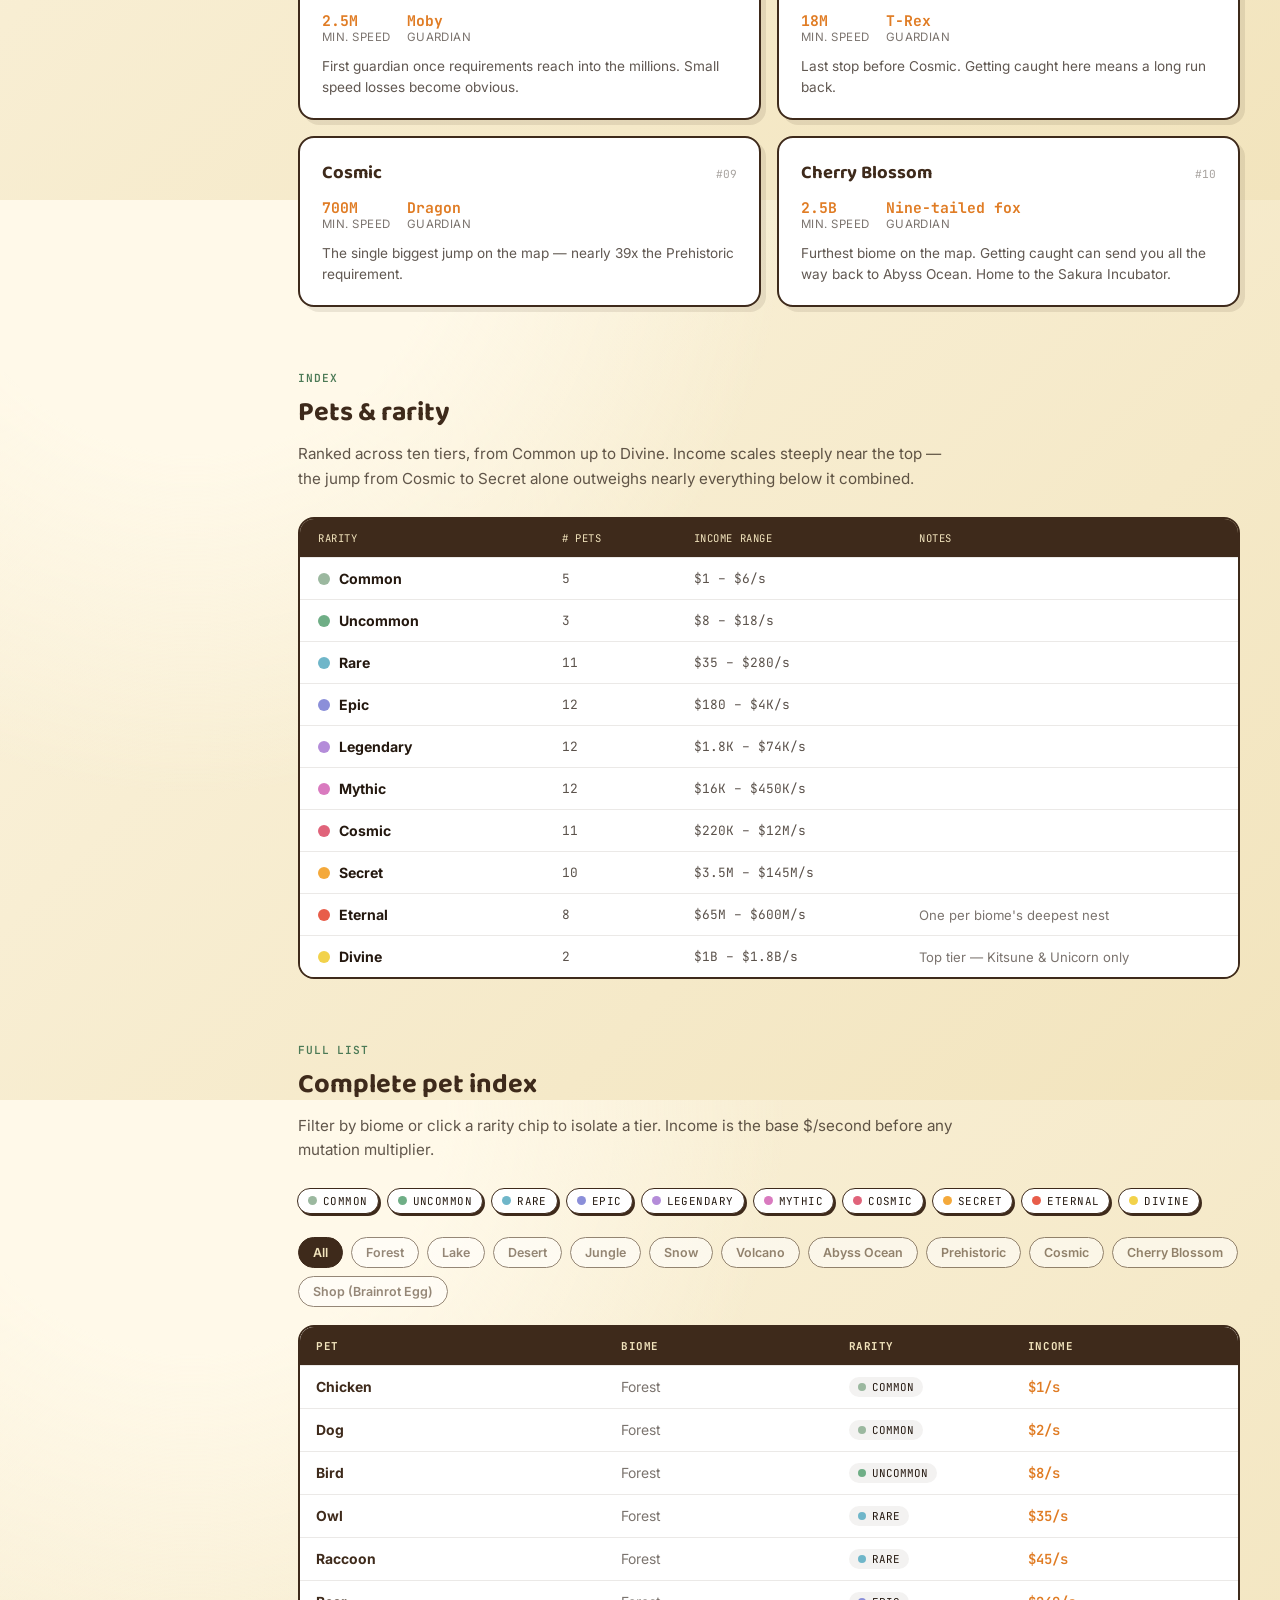
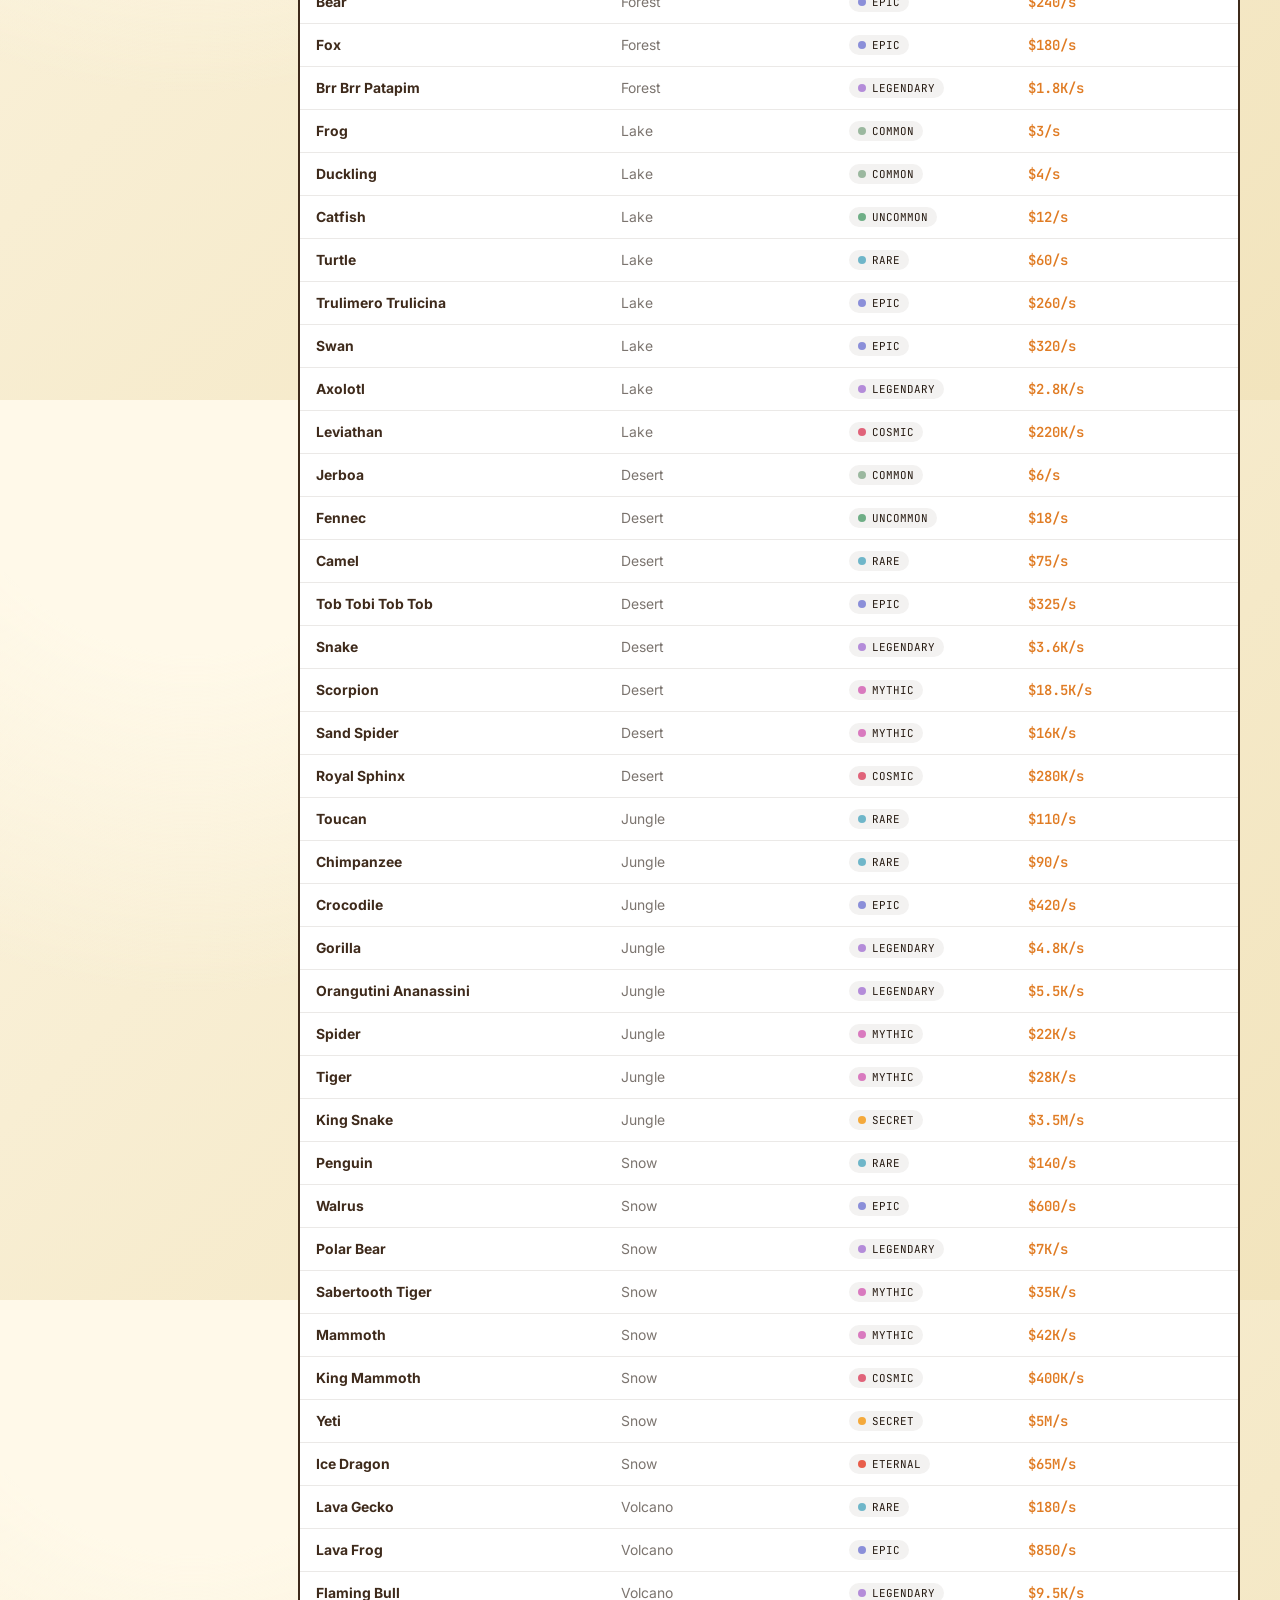
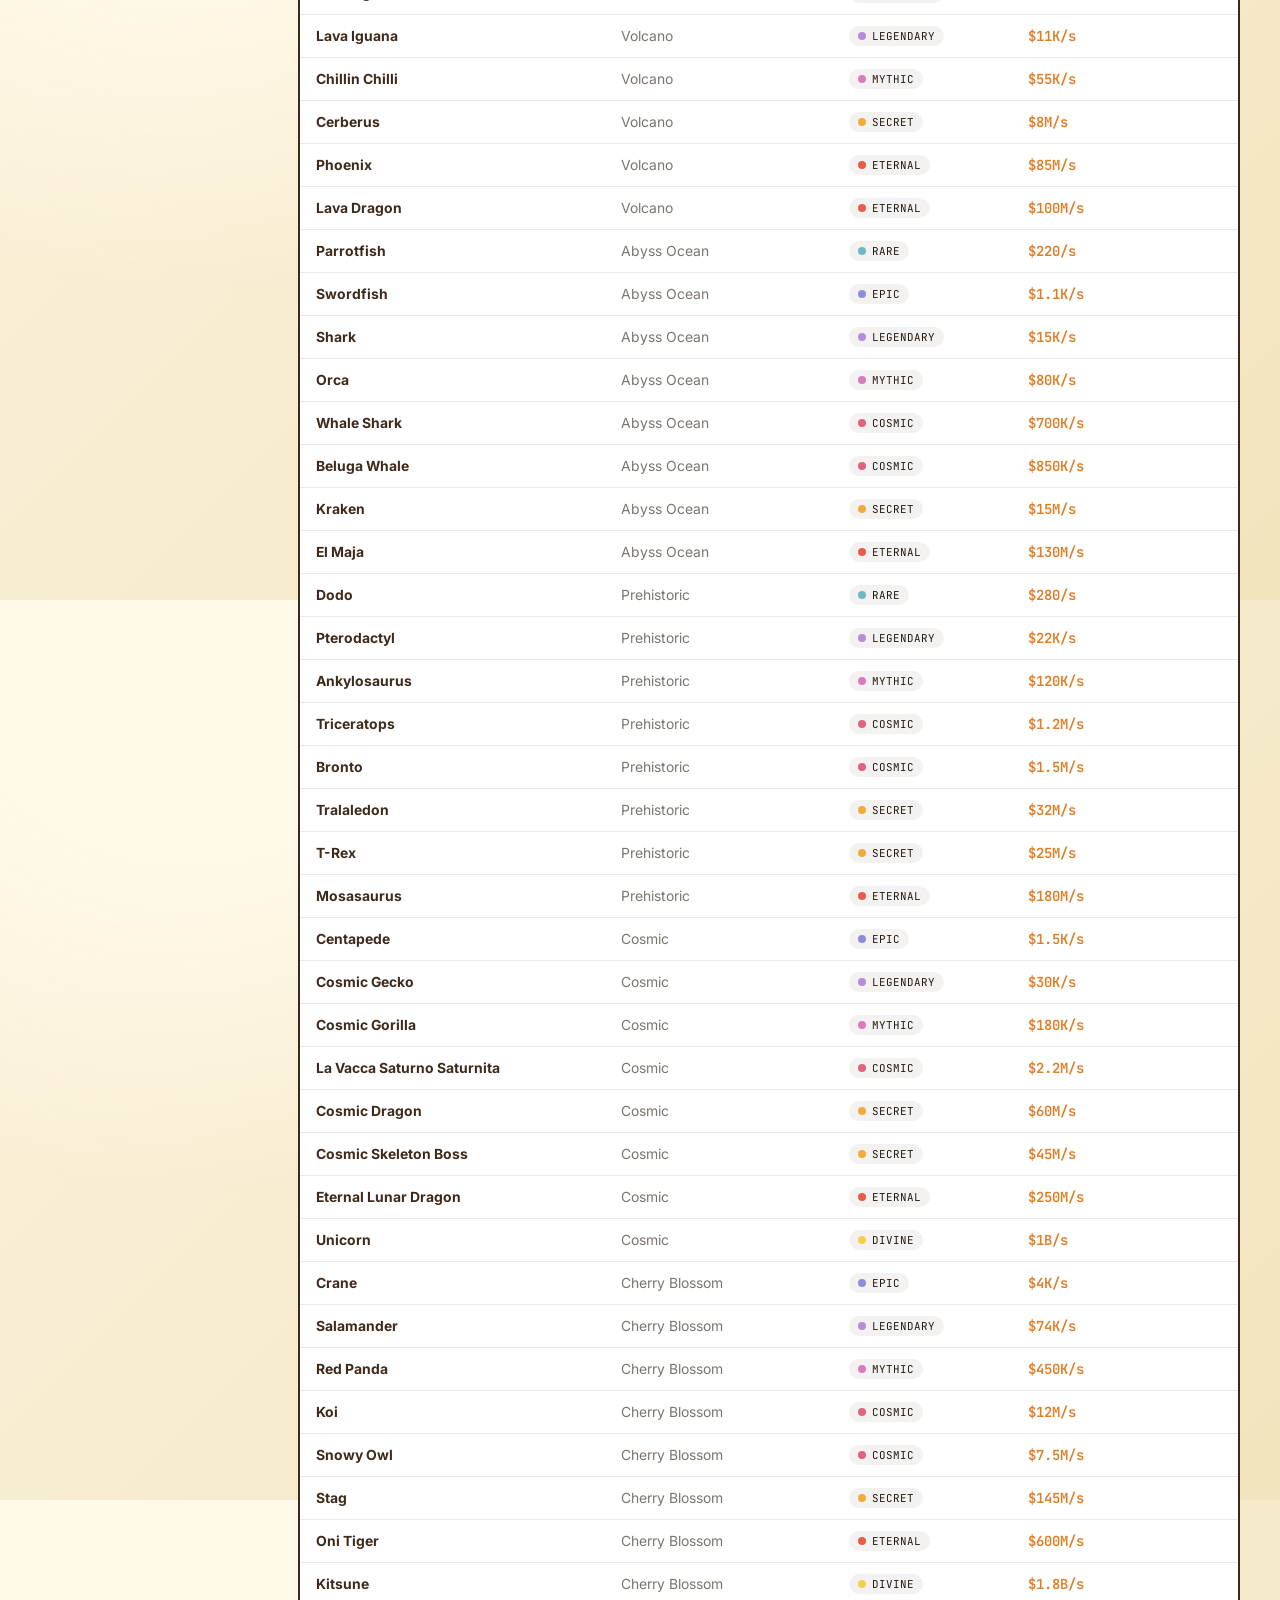
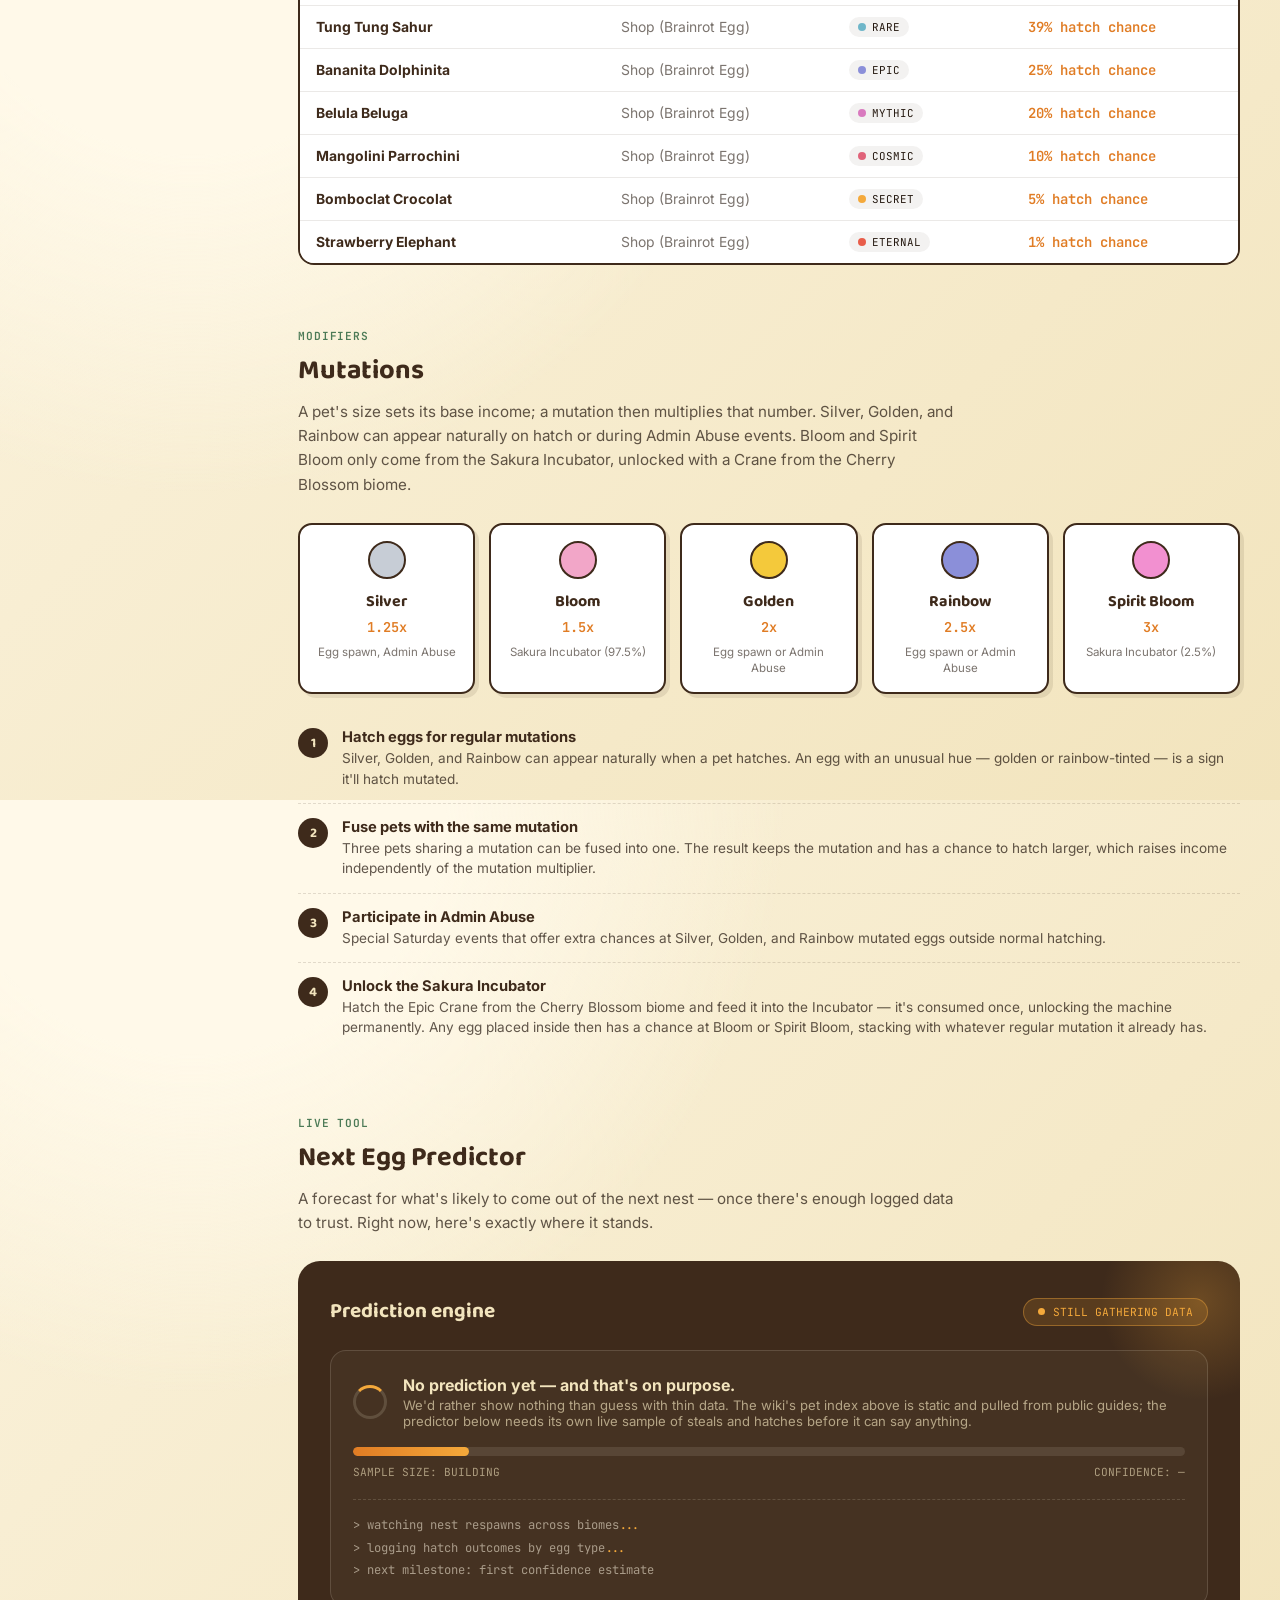
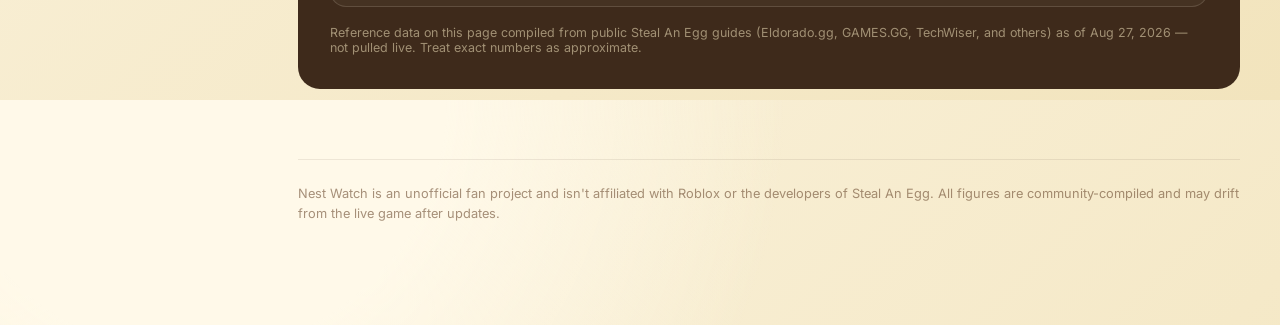
<file: wiki.html>
<script src="nav.js" defer></script>
<script src="nav.js" defer></script>
<!DOCTYPE html>
<html lang="en">
<head>
<meta charset="UTF-8">
<meta name="viewport" content="width=device-width, initial-scale=1.0">
<title>Nest Watch — The Steal An Egg Wiki</title>
<meta name="description" content="A static community wiki for Steal an Egg with biome, pet, mutation, and earnings references.">
<meta name="robots" content="index, follow">
<link rel="preconnect" href="https://fonts.googleapis.com">
<link href="https://fonts.googleapis.com/css2?family=Baloo+2:wght@500;600;700;800&family=Inter:wght@400;500;600;700&family=JetBrains+Mono:wght@400;500&display=swap" rel="stylesheet">
<style>
  :root{
    --cream: #FBF3DE;
    --shell: #F2E4BD;
    --nest: #6B4A2F;
    --nest-dark: #3E2A1B;
    --yolk: #F4A93B;
    --yolk-deep: #E07C24;
    --grass: #4C7A56;
    --sky: #6FB6C9;
    --ink: #2B2118;
    --speckle: #B98A54;

    /* rarity tier colors, common -> divine */
    --t-common:#9BB89F;
    --t-uncommon:#6FAE86;
    --t-rare:#6FB6C9;
    --t-epic:#8B8FD9;
    --t-legendary:#B48CD9;
    --t-mythic:#D97ABF;
    --t-cosmic:#E0637A;
    --t-secret:#F4A93B;
    --t-eternal:#E85D4A;
    --t-divine:#F2D24B;
  }
  *{box-sizing:border-box; margin:0; padding:0;}
  html{scroll-behavior:smooth;}
  body{
    background: var(--cream);
    color: var(--ink);
    font-family: 'Inter', sans-serif;
    display:flex;
    min-height:100vh;
  }
  a{color:inherit;}

  /* ---------- SIDEBAR ---------- */
  .sidebar{
    width: 258px; flex-shrink:0;
    background: var(--nest-dark); color: var(--shell);
    position: sticky; top:0; height:100vh; overflow-y:auto;
    padding: 26px 20px 40px;
  }
  .side-brand{ display:flex; align-items:center; gap:10px; margin-bottom: 30px; }
  .brand-mark{
    width:26px; height:32px;
    background: radial-gradient(circle at 35% 30%, #fff, var(--shell) 60%);
    border-radius: 50% 50% 50% 50% / 60% 60% 40% 40%;
    border: 2px solid var(--nest-dark);
    flex-shrink:0;
  }
  .side-brand-name{ font-family:'Baloo 2', sans-serif; font-weight:700; font-size:1.05rem; line-height:1.1;}
  .side-brand-sub{ font-size:0.62rem; text-transform:uppercase; letter-spacing:0.1em; opacity:0.55; }

  .side-search{
    width:100%; background: rgba(251,243,222,0.07); border:1px solid rgba(251,243,222,0.15);
    color: var(--shell); border-radius:10px; padding:9px 12px; font-size:0.82rem;
    font-family:'Inter', sans-serif; margin-bottom: 24px;
  }
  .side-search::placeholder{ color: rgba(251,243,222,0.4); }

  .side-group{ margin-bottom: 22px; }
  .side-group-label{
    font-family:'JetBrains Mono', monospace; font-size:0.66rem; text-transform:uppercase;
    letter-spacing:0.1em; opacity:0.45; margin-bottom: 8px; padding: 0 8px;
  }
  .side-link{
    display:flex; align-items:center; gap:9px;
    padding: 8px 10px; border-radius:8px; font-size:0.86rem; font-weight:600;
    text-decoration:none; color: rgba(251,243,222,0.75);
    transition: background 0.15s ease, color 0.15s ease;
  }
  .side-link:hover{ background: rgba(251,243,222,0.08); color: var(--shell); }
  .side-link.active{ background: rgba(244,169,59,0.16); color: var(--yolk); }
  .side-link .ic{ font-size:1rem; }

  .side-status{
    margin-top: 6px;
    background: rgba(244,169,59,0.1); border:1px solid rgba(244,169,59,0.25);
    border-radius:10px; padding:12px 12px;
    font-family:'JetBrains Mono', monospace; font-size:0.68rem; color: var(--yolk);
    display:flex; align-items:center; gap:8px;
  }
  .side-status .dot{ width:6px; height:6px; border-radius:50%; background: var(--yolk); animation: pulse-dot 1.6s ease-in-out infinite; flex-shrink:0;}
  @keyframes pulse-dot{ 0%,100%{opacity:1; transform:scale(1);} 50%{opacity:0.4; transform:scale(0.7);} }

  /* ---------- MAIN ---------- */
  main{ flex:1; min-width:0; }
  .wrap{ max-width: 1080px; margin:0 auto; padding: 48px 40px 100px; }

  .page-tag{
    font-family:'JetBrains Mono', monospace; font-size:0.72rem; letter-spacing:0.08em; text-transform:uppercase;
    color: var(--grass); font-weight:600; margin-bottom:10px;
  }
  h1.page-title{ font-family:'Baloo 2', sans-serif; font-weight:800; font-size: clamp(2rem, 3.4vw, 2.7rem); color: var(--nest-dark); line-height:1.05;}
  .page-lede{ margin-top:14px; font-size:1.02rem; line-height:1.6; opacity:0.78; max-width:64ch; }

  .stat-strip{ display:grid; grid-template-columns: repeat(4,1fr); gap:14px; margin-top:30px; }
  .stat-box{ background:#fff; border:2px solid var(--nest-dark); border-radius:14px; padding:16px 18px; box-shadow: 4px 4px 0 rgba(62,42,27,0.1);}
  .stat-box .num{ font-family:'Baloo 2', sans-serif; font-weight:700; font-size:1.5rem; color: var(--yolk-deep); }
  .stat-box .lbl{ font-size:0.74rem; opacity:0.65; margin-top:2px; }

  section.block{ padding-top: 64px; scroll-margin-top: 24px; }
  section.block:first-of-type{ padding-top: 40px; }
  .block-head{ margin-bottom: 26px; }
  .block-head .k{ font-family:'JetBrains Mono', monospace; font-size:0.7rem; letter-spacing:0.08em; text-transform:uppercase; color: var(--grass); font-weight:600;}
  .block-head h2{ font-family:'Baloo 2', sans-serif; font-size:1.7rem; margin-top:6px; color:var(--nest-dark); }
  .block-head p{ margin-top:8px; opacity:0.72; line-height:1.6; max-width: 66ch; font-size:0.95rem;}

  /* biome cards */
  .biome-grid{ display:grid; grid-template-columns: repeat(2, 1fr); gap:16px; }
  .biome-card{
    background:#fff; border:2px solid var(--nest-dark); border-radius:16px; padding:20px 22px;
    box-shadow: 5px 5px 0 rgba(62,42,27,0.1);
  }
  .biome-card-head{ display:flex; align-items:baseline; justify-content:space-between; gap:10px;}
  .biome-name{ font-family:'Baloo 2', sans-serif; font-weight:700; font-size:1.15rem; color:var(--nest-dark); }
  .biome-order{ font-family:'JetBrains Mono', monospace; font-size:0.7rem; opacity:0.4; }
  .biome-meta{ display:flex; gap:16px; margin-top:10px; flex-wrap:wrap; }
  .biome-meta-item{ font-size:0.8rem; }
  .biome-meta-item b{ display:block; font-family:'JetBrains Mono', monospace; font-size:0.92rem; color: var(--yolk-deep); }
  .biome-meta-item span{ opacity:0.6; font-size:0.72rem; text-transform:uppercase; letter-spacing:0.04em;}
  .biome-desc{ margin-top:12px; font-size:0.85rem; opacity:0.72; line-height:1.55; }

  /* rarity legend */
  .rarity-legend{ display:flex; flex-wrap:wrap; gap:8px; margin-bottom: 22px; }
  .rarity-chip{
    display:inline-flex; align-items:center; gap:6px;
    font-family:'JetBrains Mono', monospace; font-size:0.68rem; text-transform:uppercase; letter-spacing:0.04em;
    padding: 5px 10px; border-radius: 20px; border:1.5px solid var(--nest-dark); background:#fff;
    cursor:pointer; user-select:none; opacity:0.55; transition: opacity 0.15s ease, transform 0.1s ease;
  }
  .rarity-chip:hover{ opacity:0.85; }
  .rarity-chip.active{ opacity:1; box-shadow: 2px 2px 0 var(--nest-dark); transform: translate(-1px,-1px); }
  .rarity-chip .sw{ width:9px; height:9px; border-radius:50%; }

  .biome-filter{ display:flex; flex-wrap:wrap; gap:8px; margin-bottom: 18px; }
  .biome-filter button{
    font-family:'Inter',sans-serif; font-weight:600; font-size:0.78rem;
    padding: 7px 14px; border-radius:20px; border:1.5px solid var(--nest-dark);
    background:#fff; color:var(--nest-dark); cursor:pointer; opacity:0.55;
  }
  .biome-filter button.active{ opacity:1; background: var(--nest-dark); color: var(--shell); }

  /* pets table */
  .pet-table-wrap{ border:2px solid var(--nest-dark); border-radius:16px; overflow:hidden; }
  table.pets{ width:100%; border-collapse:collapse; background:#fff; }
  table.pets thead th{
    text-align:left; font-family:'JetBrains Mono', monospace; font-size:0.68rem; text-transform:uppercase; letter-spacing:0.05em;
    background: var(--nest-dark); color: var(--shell); padding: 12px 16px;
  }
  table.pets tbody td{ padding: 11px 16px; font-size:0.87rem; border-top: 1px solid rgba(62,42,27,0.1); }
  table.pets tbody tr:hover{ background: rgba(244,169,59,0.06); }
  .pet-name{ font-weight:700; color: var(--nest-dark); }
  .rarity-pill{
    display:inline-flex; align-items:center; gap:6px;
    font-family:'JetBrains Mono', monospace; font-size:0.68rem; text-transform:uppercase;
    padding:3px 9px; border-radius:20px; background: rgba(62,42,27,0.06);
  }
  .rarity-pill .sw{ width:8px; height:8px; border-radius:50%; }
  .income{ font-family:'JetBrains Mono', monospace; font-weight:600; color: var(--yolk-deep); }
  .biome-tag{ font-size:0.78rem; opacity:0.6; }
  .empty-row td{ text-align:center; padding: 28px; opacity:0.5; font-size:0.85rem; }

  /* rarity tier reference table */
  .tier-table{ margin-top:18px; border-radius:16px; overflow:hidden; border:2px solid var(--nest-dark); }
  .tier-row{ display:grid; grid-template-columns: 1.3fr 0.7fr 1.2fr 1.6fr; align-items:center; padding: 12px 18px; background:#fff; border-top:1px solid rgba(62,42,27,0.1);}
  .tier-row:first-child{ border-top:none; background: var(--nest-dark); color:var(--shell); font-family:'JetBrains Mono', monospace; font-size:0.66rem; text-transform:uppercase; letter-spacing:0.05em;}
  .tier-name{ display:flex; align-items:center; gap:9px; font-weight:700; font-size:0.88rem; }
  .tier-sw{ width:12px; height:12px; border-radius:50%; flex-shrink:0; }
  .tier-count, .tier-range{ font-family:'JetBrains Mono', monospace; font-size:0.8rem; opacity:0.75; }

  /* mutation cards */
  .mut-grid{ display:grid; grid-template-columns: repeat(5, 1fr); gap:14px; }
  .mut-card{ background:#fff; border:2px solid var(--nest-dark); border-radius:14px; padding:16px; text-align:center; box-shadow: 4px 4px 0 rgba(62,42,27,0.1); }
  .mut-swatch{ width:38px; height:38px; border-radius:50%; margin: 0 auto 10px; border:2px solid var(--nest-dark); }
  .mut-name{ font-family:'Baloo 2', sans-serif; font-weight:700; font-size:1rem; color:var(--nest-dark);}
  .mut-mult{ font-family:'JetBrains Mono', monospace; font-size:0.85rem; color: var(--yolk-deep); margin-top:4px; font-weight:600;}
  .mut-src{ font-size:0.72rem; opacity:0.6; margin-top:8px; line-height:1.4;}

  .steps{ counter-reset: step; margin-top:20px; }
  .step{ display:flex; gap:14px; padding: 14px 0; border-top:1px dashed rgba(62,42,27,0.15); }
  .step:first-child{ border-top:none; }
  .step-num{
    counter-increment: step; flex-shrink:0; width:30px; height:30px; border-radius:50%;
    background: var(--nest-dark); color: var(--shell); display:flex; align-items:center; justify-content:center;
    font-family:'Baloo 2', sans-serif; font-weight:700; font-size:0.85rem;
  }
  .step-num::before{ content: counter(step); }
  .step-body b{ display:block; font-size:0.92rem; color:var(--nest-dark); margin-bottom:2px;}
  .step-body span{ font-size:0.85rem; opacity:0.72; line-height:1.5; }

  /* predictor (from before, adapted) */
  .predictor{ background: var(--nest-dark); color: var(--shell); border-radius: 22px; padding: 34px 32px; position:relative; overflow:hidden;}
  .predictor::after{ content:""; position:absolute; top:-60px; right:-60px; width:200px; height:200px; background: radial-gradient(circle, rgba(244,169,59,0.25), transparent 70%);}
  .predictor-head{ display:flex; align-items:center; justify-content:space-between; gap:20px; flex-wrap:wrap; position:relative; z-index:1;}
  .predictor h3{ font-family:'Baloo 2', sans-serif; font-size:1.3rem; font-weight:700; }
  .status-pill{ display:inline-flex; align-items:center; gap:8px; font-family:'JetBrains Mono', monospace; font-size:0.7rem; background: rgba(244,169,59,0.15); border:1px solid rgba(244,169,59,0.4); color: var(--yolk); padding:6px 14px; border-radius:20px;}
  .status-pill .dot{ width:7px; height:7px; border-radius:50%; background: var(--yolk); animation: pulse-dot 1.6s ease-in-out infinite;}
  .gather-panel{ margin-top:22px; position:relative; z-index:1; background: rgba(251,243,222,0.04); border: 1px solid rgba(251,243,222,0.14); border-radius:16px; padding: 24px 22px;}
  .gather-row{ display:flex; align-items:center; gap:16px; }
  .spinner{ width:34px; height:34px; border-radius:50%; border: 3px solid rgba(251,243,222,0.15); border-top-color: var(--yolk); animation: spin 0.9s linear infinite; flex-shrink:0;}
  @keyframes spin{ to{ transform: rotate(360deg); } }
  .gather-copy .g-title{ font-weight:700; font-size:1rem; }
  .gather-copy .g-sub{ font-size:0.82rem; opacity:0.65; margin-top:2px; }
  .progress-track{ margin-top:18px; height:9px; border-radius:20px; background: rgba(251,243,222,0.1); overflow:hidden;}
  .progress-fill{ height:100%; width: 14%; background: linear-gradient(90deg, var(--yolk-deep), var(--yolk)); border-radius:20px; animation: creep 6s ease-in-out infinite;}
  @keyframes creep{ 0%{ width:10%; } 50%{ width:22%; } 100%{ width:10%; } }
  .progress-meta{ display:flex; justify-content:space-between; margin-top:9px; font-family:'JetBrains Mono', monospace; font-size:0.7rem; opacity:0.6;}
  .log{ margin-top:20px; font-family:'JetBrains Mono', monospace; font-size:0.76rem; color: rgba(251,243,222,0.55); line-height:1.85; border-top: 1px dashed rgba(251,243,222,0.15); padding-top:14px;}
  .log span{ color: var(--yolk); }
  .source-note{ margin-top:18px; font-size:0.78rem; opacity:0.55; position:relative; z-index:1; }
  .source-note a{ color: var(--yolk); text-decoration:none; border-bottom: 1px dashed rgba(244,169,59,0.5); }

  footer{ margin-top:70px; padding-top:24px; border-top:1px solid rgba(62,42,27,0.15); color: var(--nest); opacity:0.6; font-size:0.8rem; line-height:1.6;}

  @media (max-width: 900px){
    .sidebar{ display:none; }
    .wrap{ padding: 32px 20px 80px; }
    .stat-strip{ grid-template-columns: repeat(2,1fr); }
    .biome-grid{ grid-template-columns: 1fr; }
    .mut-grid{ grid-template-columns: repeat(2,1fr); }
    .tier-row{ grid-template-columns: 1.1fr 0.6fr 1fr; font-size:0.8rem; }
    .tier-row div:nth-child(4){ display:none; }
    table.pets{ font-size:0.8rem; }
  }
  @media (prefers-reduced-motion: reduce){ *{ animation:none !important; } }
</style>
</head>
<body>

<aside class="sidebar">
  <div class="side-brand">
    <div class="brand-mark"></div>
    <div>
      <div class="side-brand-name">Nest Watch</div>
      <div class="side-brand-sub">unofficial wiki</div>
    </div>
  </div>

  <input class="side-search" id="sideSearch" placeholder="Search pets, biomes…" />

  <div class="side-group">
    <div class="side-group-label">Wiki</div>
    <a class="side-link" href="steal-an-egg-wiki.html"><span class="ic">🏠</span> Overview</a>
    <a class="side-link" href="biomes.html"><span class="ic">🗺️</span> Biomes</a>
    <a class="side-link" href="pets.html"><span class="ic">🐣</span> Pets & Rarity</a>
    <a class="side-link" href="calculators.html"><span class="ic">💰</span> Earnings tools</a>
    <a class="side-link" href="#mutations"><span class="ic">✨</span> Mutations</a>
  </div>

  <div class="side-group">
    <div class="side-group-label">Tools</div>
    <a class="side-link" href="egg-calculator.html"><span class="ic">🥚</span> Egg value calculator</a>
  </div>

  <div class="side-status"><span class="dot"></span> PREDICTOR: GATHERING DATA</div>
</aside>

<main>
<div class="wrap">

  <section class="block" id="overview">
    <div class="page-tag">unofficial fan wiki · last compiled august 27, 2026</div>
    <h1 class="page-title">The Steal An Egg Wiki</h1>
    <p class="page-lede">Everything currently known about Steal An Egg — biomes, guardians, the full pet index, rarity tiers, and the mutation system — pulled together in one static reference. Numbers below are compiled from community guides, not an official API, so treat exact figures as approximate and expect them to shift as the game updates.</p>

    <div class="stat-strip">
      <div class="stat-box"><div class="num">10</div><div class="lbl">Biomes</div></div>
      <div class="stat-box"><div class="num">86</div><div class="lbl">Pets in the index</div></div>
      <div class="stat-box"><div class="num">10</div><div class="lbl">Rarity tiers</div></div>
      <div class="stat-box"><div class="num">5</div><div class="lbl">Mutations</div></div>
    </div>
  </section>

  <section class="block" id="biomes">
    <div class="block-head">
      <div class="k">Map</div>
      <h2>Biomes, guardians & speed gates</h2>
      <p>Biomes sit along a single route from your base outward. Each one is guarded by a creature that wakes up the moment you grab an egg from its nest — get caught in its home biome and the egg resets to the nest; get caught closer to base and it's still recoverable.</p>
    </div>

    <div class="biome-grid" id="biomeGrid"></div>
  </section>

  <section class="block" id="pets">
    <div class="block-head">
      <div class="k">Index</div>
      <h2>Pets & rarity</h2>
      <p>Ranked across ten tiers, from Common up to Divine. Income scales steeply near the top — the jump from Cosmic to Secret alone outweighs nearly everything below it combined.</p>
    </div>

    <div class="tier-table" id="tierTable"></div>
  </section>

  <section class="block" id="pet-index">
    <div class="block-head">
      <div class="k">Full list</div>
      <h2>Complete pet index</h2>
      <p>Filter by biome or click a rarity chip to isolate a tier. Income is the base $/second before any mutation multiplier.</p>
    </div>

    <div class="rarity-legend" id="rarityLegend"></div>
    <div class="biome-filter" id="biomeFilterRow"></div>

    <div class="pet-table-wrap">
      <table class="pets">
        <thead>
          <tr><th>Pet</th><th>Biome</th><th>Rarity</th><th>Income</th></tr>
        </thead>
        <tbody id="petTableBody"></tbody>
      </table>
    </div>
  </section>

  <section class="block" id="mutations">
    <div class="block-head">
      <div class="k">Modifiers</div>
      <h2>Mutations</h2>
      <p>A pet's size sets its base income; a mutation then multiplies that number. Silver, Golden, and Rainbow can appear naturally on hatch or during Admin Abuse events. Bloom and Spirit Bloom only come from the Sakura Incubator, unlocked with a Crane from the Cherry Blossom biome.</p>
    </div>

    <div class="mut-grid" id="mutGrid"></div>

    <div class="steps" id="mutSteps"></div>
  </section>

  <section class="block" id="predictor">
    <div class="block-head">
      <div class="k">Live tool</div>
      <h2>Next Egg Predictor</h2>
      <p>A forecast for what's likely to come out of the next nest — once there's enough logged data to trust. Right now, here's exactly where it stands.</p>
    </div>

    <div class="predictor">
      <div class="predictor-head">
        <h3>Prediction engine</h3>
        <div class="status-pill"><span class="dot"></span> STILL GATHERING DATA</div>
      </div>

      <div class="gather-panel">
        <div class="gather-row">
          <div class="spinner"></div>
          <div class="gather-copy">
            <div class="g-title">No prediction yet — and that's on purpose.</div>
            <div class="g-sub">We'd rather show nothing than guess with thin data. The wiki's pet index above is static and pulled from public guides; the predictor below needs its own live sample of steals and hatches before it can say anything.</div>
          </div>
        </div>
        <div class="progress-track"><div class="progress-fill"></div></div>
        <div class="progress-meta"><span>SAMPLE SIZE: BUILDING</span><span>CONFIDENCE: —</span></div>
        <div class="log">
          <div>&gt; watching nest respawns across biomes<span>...</span></div>
          <div>&gt; logging hatch outcomes by egg type<span>...</span></div>
          <div>&gt; next milestone: first confidence estimate</div>
        </div>
      </div>

      <div class="source-note">Reference data on this page compiled from public Steal An Egg guides (Eldorado.gg, GAMES.GG, TechWiser, and others) as of Aug 27, 2026 — not pulled live. Treat exact numbers as approximate.</div>
    </div>
  </section>

  <footer>
    Nest Watch is an unofficial fan project and isn't affiliated with Roblox or the developers of Steal An Egg. All figures are community-compiled and may drift from the live game after updates.
  </footer>

</div>
</main>

<script>
// ---------- DATA ----------
const RARITY_ORDER = ["Common","Uncommon","Rare","Epic","Legendary","Mythic","Cosmic","Secret","Eternal","Divine"];
const RARITY_COLOR = {
  Common:"var(--t-common)", Uncommon:"var(--t-uncommon)", Rare:"var(--t-rare)", Epic:"var(--t-epic)",
  Legendary:"var(--t-legendary)", Mythic:"var(--t-mythic)", Cosmic:"var(--t-cosmic)", Secret:"var(--t-secret)",
  Eternal:"var(--t-eternal)", Divine:"var(--t-divine)"
};
const RARITY_RANGE = {
  Common:"$1 – $6/s", Uncommon:"$8 – $18/s", Rare:"$35 – $280/s", Epic:"$180 – $4K/s",
  Legendary:"$1.8K – $74K/s", Mythic:"$16K – $450K/s", Cosmic:"$220K – $12M/s",
  Secret:"$3.5M – $145M/s", Eternal:"$65M – $600M/s", Divine:"$1B – $1.8B/s"
};
const RARITY_COUNT = {Common:5,Uncommon:3,Rare:11,Epic:12,Legendary:12,Mythic:12,Cosmic:11,Secret:10,Eternal:8,Divine:2};

const BIOMES = [
  {name:"Forest", speed:"Start", guardian:"Chicken", desc:"No speed requirement — the starting area. Chicken is the easiest guardian to shake off."},
  {name:"Lake", speed:"900", guardian:"Swan", desc:"First biome with a real speed gate. Swan is still fairly slow and forgiving."},
  {name:"Desert", speed:"10K", guardian:"Scorpion", desc:"Little room to slow down or change direction — the shortest route back matters most here."},
  {name:"Jungle", speed:"40K", guardian:"Tiger", desc:"Tiger closes distance fast, especially once a heavier egg is already slowing you down."},
  {name:"Snow", speed:"170K", guardian:"Yeti", desc:"Yeti is big and easy to track, but harder to dodge in tight spaces."},
  {name:"Volcano", speed:"700K", guardian:"Hellhound", desc:"Noticeably faster guardian — less room to recover from a bad turn with heavier eggs."},
  {name:"Abyss Ocean", speed:"2.5M", guardian:"Moby", desc:"First guardian once requirements reach into the millions. Small speed losses become obvious."},
  {name:"Prehistoric", speed:"18M", guardian:"T-Rex", desc:"Last stop before Cosmic. Getting caught here means a long run back."},
  {name:"Cosmic", speed:"700M", guardian:"Dragon", desc:"The single biggest jump on the map — nearly 39x the Prehistoric requirement."},
  {name:"Cherry Blossom", speed:"2.5B", guardian:"Nine-tailed fox", desc:"Furthest biome on the map. Getting caught can send you all the way back to Abyss Ocean. Home to the Sakura Incubator."}
];

const PETS = [
  // Forest
  {name:"Chicken", biome:"Forest", rarity:"Common", income:"$1/s"},
  {name:"Dog", biome:"Forest", rarity:"Common", income:"$2/s"},
  {name:"Bird", biome:"Forest", rarity:"Uncommon", income:"$8/s"},
  {name:"Owl", biome:"Forest", rarity:"Rare", income:"$35/s"},
  {name:"Raccoon", biome:"Forest", rarity:"Rare", income:"$45/s"},
  {name:"Bear", biome:"Forest", rarity:"Epic", income:"$240/s"},
  {name:"Fox", biome:"Forest", rarity:"Epic", income:"$180/s"},
  {name:"Brr Brr Patapim", biome:"Forest", rarity:"Legendary", income:"$1.8K/s"},
  // Lake
  {name:"Frog", biome:"Lake", rarity:"Common", income:"$3/s"},
  {name:"Duckling", biome:"Lake", rarity:"Common", income:"$4/s"},
  {name:"Catfish", biome:"Lake", rarity:"Uncommon", income:"$12/s"},
  {name:"Turtle", biome:"Lake", rarity:"Rare", income:"$60/s"},
  {name:"Trulimero Trulicina", biome:"Lake", rarity:"Epic", income:"$260/s"},
  {name:"Swan", biome:"Lake", rarity:"Epic", income:"$320/s"},
  {name:"Axolotl", biome:"Lake", rarity:"Legendary", income:"$2.8K/s"},
  {name:"Leviathan", biome:"Lake", rarity:"Cosmic", income:"$220K/s"},
  // Desert
  {name:"Jerboa", biome:"Desert", rarity:"Common", income:"$6/s"},
  {name:"Fennec", biome:"Desert", rarity:"Uncommon", income:"$18/s"},
  {name:"Camel", biome:"Desert", rarity:"Rare", income:"$75/s"},
  {name:"Tob Tobi Tob Tob", biome:"Desert", rarity:"Epic", income:"$325/s"},
  {name:"Snake", biome:"Desert", rarity:"Legendary", income:"$3.6K/s"},
  {name:"Scorpion", biome:"Desert", rarity:"Mythic", income:"$18.5K/s"},
  {name:"Sand Spider", biome:"Desert", rarity:"Mythic", income:"$16K/s"},
  {name:"Royal Sphinx", biome:"Desert", rarity:"Cosmic", income:"$280K/s"},
  // Jungle
  {name:"Toucan", biome:"Jungle", rarity:"Rare", income:"$110/s"},
  {name:"Chimpanzee", biome:"Jungle", rarity:"Rare", income:"$90/s"},
  {name:"Crocodile", biome:"Jungle", rarity:"Epic", income:"$420/s"},
  {name:"Gorilla", biome:"Jungle", rarity:"Legendary", income:"$4.8K/s"},
  {name:"Orangutini Ananassini", biome:"Jungle", rarity:"Legendary", income:"$5.5K/s"},
  {name:"Spider", biome:"Jungle", rarity:"Mythic", income:"$22K/s"},
  {name:"Tiger", biome:"Jungle", rarity:"Mythic", income:"$28K/s"},
  {name:"King Snake", biome:"Jungle", rarity:"Secret", income:"$3.5M/s"},
  // Snow
  {name:"Penguin", biome:"Snow", rarity:"Rare", income:"$140/s"},
  {name:"Walrus", biome:"Snow", rarity:"Epic", income:"$600/s"},
  {name:"Polar Bear", biome:"Snow", rarity:"Legendary", income:"$7K/s"},
  {name:"Sabertooth Tiger", biome:"Snow", rarity:"Mythic", income:"$35K/s"},
  {name:"Mammoth", biome:"Snow", rarity:"Mythic", income:"$42K/s"},
  {name:"King Mammoth", biome:"Snow", rarity:"Cosmic", income:"$400K/s"},
  {name:"Yeti", biome:"Snow", rarity:"Secret", income:"$5M/s"},
  {name:"Ice Dragon", biome:"Snow", rarity:"Eternal", income:"$65M/s"},
  // Volcano
  {name:"Lava Gecko", biome:"Volcano", rarity:"Rare", income:"$180/s"},
  {name:"Lava Frog", biome:"Volcano", rarity:"Epic", income:"$850/s"},
  {name:"Flaming Bull", biome:"Volcano", rarity:"Legendary", income:"$9.5K/s"},
  {name:"Lava Iguana", biome:"Volcano", rarity:"Legendary", income:"$11K/s"},
  {name:"Chillin Chilli", biome:"Volcano", rarity:"Mythic", income:"$55K/s"},
  {name:"Cerberus", biome:"Volcano", rarity:"Secret", income:"$8M/s"},
  {name:"Phoenix", biome:"Volcano", rarity:"Eternal", income:"$85M/s"},
  {name:"Lava Dragon", biome:"Volcano", rarity:"Eternal", income:"$100M/s"},
  // Abyss Ocean
  {name:"Parrotfish", biome:"Abyss Ocean", rarity:"Rare", income:"$220/s"},
  {name:"Swordfish", biome:"Abyss Ocean", rarity:"Epic", income:"$1.1K/s"},
  {name:"Shark", biome:"Abyss Ocean", rarity:"Legendary", income:"$15K/s"},
  {name:"Orca", biome:"Abyss Ocean", rarity:"Mythic", income:"$80K/s"},
  {name:"Whale Shark", biome:"Abyss Ocean", rarity:"Cosmic", income:"$700K/s"},
  {name:"Beluga Whale", biome:"Abyss Ocean", rarity:"Cosmic", income:"$850K/s"},
  {name:"Kraken", biome:"Abyss Ocean", rarity:"Secret", income:"$15M/s"},
  {name:"El Maja", biome:"Abyss Ocean", rarity:"Eternal", income:"$130M/s"},
  // Prehistoric
  {name:"Dodo", biome:"Prehistoric", rarity:"Rare", income:"$280/s"},
  {name:"Pterodactyl", biome:"Prehistoric", rarity:"Legendary", income:"$22K/s"},
  {name:"Ankylosaurus", biome:"Prehistoric", rarity:"Mythic", income:"$120K/s"},
  {name:"Triceratops", biome:"Prehistoric", rarity:"Cosmic", income:"$1.2M/s"},
  {name:"Bronto", biome:"Prehistoric", rarity:"Cosmic", income:"$1.5M/s"},
  {name:"Tralaledon", biome:"Prehistoric", rarity:"Secret", income:"$32M/s"},
  {name:"T-Rex", biome:"Prehistoric", rarity:"Secret", income:"$25M/s"},
  {name:"Mosasaurus", biome:"Prehistoric", rarity:"Eternal", income:"$180M/s"},
  // Cosmic
  {name:"Centapede", biome:"Cosmic", rarity:"Epic", income:"$1.5K/s"},
  {name:"Cosmic Gecko", biome:"Cosmic", rarity:"Legendary", income:"$30K/s"},
  {name:"Cosmic Gorilla", biome:"Cosmic", rarity:"Mythic", income:"$180K/s"},
  {name:"La Vacca Saturno Saturnita", biome:"Cosmic", rarity:"Cosmic", income:"$2.2M/s"},
  {name:"Cosmic Dragon", biome:"Cosmic", rarity:"Secret", income:"$60M/s"},
  {name:"Cosmic Skeleton Boss", biome:"Cosmic", rarity:"Secret", income:"$45M/s"},
  {name:"Eternal Lunar Dragon", biome:"Cosmic", rarity:"Eternal", income:"$250M/s"},
  {name:"Unicorn", biome:"Cosmic", rarity:"Divine", income:"$1B/s"},
  // Cherry Blossom
  {name:"Crane", biome:"Cherry Blossom", rarity:"Epic", income:"$4K/s"},
  {name:"Salamander", biome:"Cherry Blossom", rarity:"Legendary", income:"$74K/s"},
  {name:"Red Panda", biome:"Cherry Blossom", rarity:"Mythic", income:"$450K/s"},
  {name:"Koi", biome:"Cherry Blossom", rarity:"Cosmic", income:"$12M/s"},
  {name:"Snowy Owl", biome:"Cherry Blossom", rarity:"Cosmic", income:"$7.5M/s"},
  {name:"Stag", biome:"Cherry Blossom", rarity:"Secret", income:"$145M/s"},
  {name:"Oni Tiger", biome:"Cherry Blossom", rarity:"Eternal", income:"$600M/s"},
  {name:"Kitsune", biome:"Cherry Blossom", rarity:"Divine", income:"$1.8B/s"},
  // Brainrots (Shop, limited)
  {name:"Tung Tung Sahur", biome:"Shop (Brainrot Egg)", rarity:"Rare", income:"39% hatch chance"},
  {name:"Bananita Dolphinita", biome:"Shop (Brainrot Egg)", rarity:"Epic", income:"25% hatch chance"},
  {name:"Belula Beluga", biome:"Shop (Brainrot Egg)", rarity:"Mythic", income:"20% hatch chance"},
  {name:"Mangolini Parrochini", biome:"Shop (Brainrot Egg)", rarity:"Cosmic", income:"10% hatch chance"},
  {name:"Bomboclat Crocolat", biome:"Shop (Brainrot Egg)", rarity:"Secret", income:"5% hatch chance"},
  {name:"Strawberry Elephant", biome:"Shop (Brainrot Egg)", rarity:"Eternal", income:"1% hatch chance"},
];

const MUTATIONS = [
  {name:"Silver", mult:"1.25x", how:"Egg spawn, Admin Abuse", color:"#C7CDD6"},
  {name:"Bloom", mult:"1.5x", how:"Sakura Incubator (97.5%)", color:"#F2A6C8"},
  {name:"Golden", mult:"2x", how:"Egg spawn or Admin Abuse", color:"#F4C93B"},
  {name:"Rainbow", mult:"2.5x", how:"Egg spawn or Admin Abuse", color:"#8B8FD9"},
  {name:"Spirit Bloom", mult:"3x", how:"Sakura Incubator (2.5%)", color:"#F290D0"},
];

const MUT_STEPS = [
  {t:"Hatch eggs for regular mutations", d:"Silver, Golden, and Rainbow can appear naturally when a pet hatches. An egg with an unusual hue — golden or rainbow-tinted — is a sign it'll hatch mutated."},
  {t:"Fuse pets with the same mutation", d:"Three pets sharing a mutation can be fused into one. The result keeps the mutation and has a chance to hatch larger, which raises income independently of the mutation multiplier."},
  {t:"Participate in Admin Abuse", d:"Special Saturday events that offer extra chances at Silver, Golden, and Rainbow mutated eggs outside normal hatching."},
  {t:"Unlock the Sakura Incubator", d:"Hatch the Epic Crane from the Cherry Blossom biome and feed it into the Incubator — it's consumed once, unlocking the machine permanently. Any egg placed inside then has a chance at Bloom or Spirit Bloom, stacking with whatever regular mutation it already has."},
];

// ---------- RENDER ----------
function el(tag, cls, html){ const e=document.createElement(tag); if(cls) e.className=cls; if(html!==undefined) e.innerHTML=html; return e; }

// Biomes
const biomeGrid = document.getElementById('biomeGrid');
BIOMES.forEach((b,i)=>{
  const card = el('div','biome-card');
  card.innerHTML = `
    <div class="biome-card-head">
      <div class="biome-name">${b.name}</div>
      <div class="biome-order">#${String(i+1).padStart(2,'0')}</div>
    </div>
    <div class="biome-meta">
      <div class="biome-meta-item"><b>${b.speed}</b><span>Min. speed</span></div>
      <div class="biome-meta-item"><b>${b.guardian}</b><span>Guardian</span></div>
    </div>
    <div class="biome-desc">${b.desc}</div>
  `;
  biomeGrid.appendChild(card);
});

// Tier table
const tierTable = document.getElementById('tierTable');
tierTable.appendChild(el('div','tier-row', `<div>Rarity</div><div># Pets</div><div>Income range</div><div>Notes</div>`));
RARITY_ORDER.forEach(r=>{
  const row = el('div','tier-row');
  row.innerHTML = `
    <div class="tier-name"><span class="tier-sw" style="background:${RARITY_COLOR[r]}"></span>${r}</div>
    <div class="tier-count">${RARITY_COUNT[r]}</div>
    <div class="tier-range">${RARITY_RANGE[r]}</div>
    <div style="font-size:0.82rem; opacity:0.6;">${r==="Divine" ? "Top tier — Kitsune & Unicorn only" : r==="Eternal" ? "One per biome's deepest nest" : ""}</div>
  `;
  tierTable.appendChild(row);
});

// Rarity legend (filter chips)
const rarityLegend = document.getElementById('rarityLegend');
let activeRarities = new Set();
RARITY_ORDER.forEach(r=>{
  const chip = el('div','rarity-chip active', `<span class="sw" style="background:${RARITY_COLOR[r]}"></span>${r}`);
  chip.dataset.rarity = r;
  activeRarities.add(r);
  chip.addEventListener('click', ()=>{
    if(activeRarities.has(r)){ activeRarities.delete(r); chip.classList.remove('active'); }
    else{ activeRarities.add(r); chip.classList.add('active'); }
    renderPets();
  });
  rarityLegend.appendChild(chip);
});

// Biome filter row
const biomeNames = ["All", ...BIOMES.map(b=>b.name), "Shop (Brainrot Egg)"];
const biomeFilterRow = document.getElementById('biomeFilterRow');
let activeBiome = "All";
biomeNames.forEach(name=>{
  const btn = document.createElement('button');
  btn.textContent = name;
  if(name==="All") btn.classList.add('active');
  btn.addEventListener('click', ()=>{
    activeBiome = name;
    [...biomeFilterRow.children].forEach(c=>c.classList.remove('active'));
    btn.classList.add('active');
    renderPets();
  });
  biomeFilterRow.appendChild(btn);
});

const petTableBody = document.getElementById('petTableBody');
let searchTerm = "";
function renderPets(){
  petTableBody.innerHTML = "";
  const filtered = PETS.filter(p=>
    activeRarities.has(p.rarity) &&
    (activeBiome==="All" || p.biome===activeBiome) &&
    p.name.toLowerCase().includes(searchTerm)
  );
  if(filtered.length===0){
    const tr = document.createElement('tr');
    tr.className = 'empty-row';
    tr.innerHTML = `<td colspan="4">No pets match these filters.</td>`;
    petTableBody.appendChild(tr);
    return;
  }
  filtered.forEach(p=>{
    const tr = document.createElement('tr');
    tr.innerHTML = `
      <td class="pet-name">${p.name}</td>
      <td class="biome-tag">${p.biome}</td>
      <td><span class="rarity-pill"><span class="sw" style="background:${RARITY_COLOR[p.rarity]}"></span>${p.rarity}</span></td>
      <td class="income">${p.income}</td>
    `;
    petTableBody.appendChild(tr);
  });
}
renderPets();

document.getElementById('sideSearch').addEventListener('input', (e)=>{
  searchTerm = e.target.value.toLowerCase();
  renderPets();
  document.getElementById('pet-index').scrollIntoView({behavior:'smooth', block:'start'});
});

// Mutations
const mutGrid = document.getElementById('mutGrid');
MUTATIONS.forEach(m=>{
  const card = el('div','mut-card');
  card.innerHTML = `
    <div class="mut-swatch" style="background:${m.color}"></div>
    <div class="mut-name">${m.name}</div>
    <div class="mut-mult">${m.mult}</div>
    <div class="mut-src">${m.how}</div>
  `;
  mutGrid.appendChild(card);
});

const mutSteps = document.getElementById('mutSteps');
MUT_STEPS.forEach(s=>{
  const step = el('div','step');
  step.innerHTML = `<div class="step-num"></div><div class="step-body"><b>${s.t}</b><span>${s.d}</span></div>`;
  mutSteps.appendChild(step);
});

// Sidebar active link on scroll
const sections = document.querySelectorAll('section.block');
const links = document.querySelectorAll('.side-link');
const io = new IntersectionObserver((entries)=>{
  entries.forEach(entry=>{
    if(entry.isIntersecting){
      links.forEach(l=>l.classList.remove('active'));
      const match = document.querySelector(`.side-link[href="#${entry.target.id}"]`);
      if(match) match.classList.add('active');
    }
  });
}, {rootMargin: "-20% 0px -70% 0px"});
sections.forEach(s=>io.observe(s));
</script>

<script>
const banner = document.createElement('div');
banner.className = 'hero-banner';
banner.style.cssText = 'background:linear-gradient(120deg,#3a2417,#79502f 58%,#3e7654);color:#fff9e9;border-radius:20px;padding:32px;margin-bottom:32px;box-shadow:8px 8px 0 rgba(62,42,27,.14)';
banner.innerHTML = '<div class="page-tag" style="color:#f7b23b">Nest Watch · community field guide</div><h2 style="color:#fff9e9;font-family:Baloo 2,sans-serif;font-size:2rem;margin:8px 0">Steal smarter. Hatch richer.</h2><p>Explore every biome, compare every pet, and plan your next egg run with the static tools below.</p><div style="display:flex;gap:10px;flex-wrap:wrap;margin-top:18px"><a href="pets.html" style="background:#f7b23b;color:#352116;text-decoration:none;padding:10px 14px;border-radius:7px;font-weight:800">Browse all pets</a><a href="calculators.html" style="color:#fff9e9;padding:10px 14px">Calculate earnings</a><a href="egg-calculator.html" style="color:#fff9e9;padding:10px 14px">Value an egg</a></div>';
document.querySelector('.wrap').prepend(banner);
</script>

</body>
</html>
</file>
<file: site.css>
:root{--cream:#fbf3de;--ink:#2b2118;--dark:#3e2a1b;--gold:#f4a93b;--orange:#e07c24;--green:#4c7a56;--blue:#6fb6c9;--white:#fff;--line:rgba(62,42,27,.16)}*{box-sizing:border-box}body{margin:0;background:var(--cream);color:var(--ink);font:15px/1.55 Inter,Arial,sans-serif}a{color:inherit}.nav{background:var(--dark);color:var(--cream);padding:18px max(20px,calc((100% - 1100px)/2));display:flex;gap:18px;align-items:center;flex-wrap:wrap}.brand{font:bold 1.25rem 'Trebuchet MS',sans-serif;color:var(--gold);text-decoration:none;margin-right:auto}.nav a:not(.brand){text-decoration:none;font-weight:700;font-size:.86rem;opacity:.8}.nav a:hover{opacity:1;color:var(--gold)}main{max-width:1100px;margin:auto;padding:48px 24px 90px}.eyebrow{font:700 .72rem monospace;letter-spacing:.1em;text-transform:uppercase;color:var(--green)}h1,h2,h3{font-family:'Trebuchet MS',sans-serif;color:var(--dark);line-height:1.1}h1{font-size:clamp(2.2rem,5vw,4rem);max-width:720px;margin:10px 0}h2{font-size:2rem;margin:8px 0}.lead{max-width:680px;font-size:1.05rem;opacity:.75}.grid{display:grid;grid-template-columns:repeat(3,1fr);gap:16px;margin-top:30px}.card,.tool{background:var(--white);border:2px solid var(--dark);border-radius:12px;padding:22px;box-shadow:5px 5px 0 rgba(62,42,27,.1)}.card h3{margin:0 0 8px;font-size:1.3rem}.card p{opacity:.7}.button{display:inline-block;background:var(--dark);color:var(--cream);padding:10px 15px;border-radius:8px;text-decoration:none;font-weight:700;margin-top:8px}.button.alt{background:var(--gold);color:var(--dark)}.section{margin-top:58px}.table-wrap{overflow:auto;border:2px solid var(--dark);border-radius:12px;margin-top:20px;background:#fff}table{border-collapse:collapse;width:100%;min-width:620px}th{background:var(--dark);color:var(--cream);text-align:left;font:700 .72rem monospace;text-transform:uppercase;padding:13px}td{padding:11px 13px;border-top:1px solid var(--line)}tr:hover{background:#fff8e9}.money{font:700 14px monospace;color:var(--orange)}.filters{display:flex;gap:10px;flex-wrap:wrap;margin:20px 0}.filters input,.filters select,.tool input,.tool select{font:inherit;padding:11px;border:2px solid var(--dark);border-radius:8px;background:#fff}.filters input{min-width:240px}.tool-grid{display:grid;grid-template-columns:repeat(2,1fr);gap:18px;margin-top:26px}.tool label{display:block;font-weight:700;margin:14px 0 6px}.result{margin-top:20px;padding:16px;background:#fff4d2;border-left:5px solid var(--gold);font-size:1.15rem}.muted{opacity:.65;font-size:.86rem}.footer{border-top:1px solid var(--line);margin-top:70px;padding-top:18px;opacity:.6;font-size:.82rem}@media(max-width:760px){.grid,.tool-grid{grid-template-columns:1fr}main{padding:34px 16px 70px}.nav{padding:15px 16px}.brand{width:100%}}
</file>
<file: theme.css>
/* Shared polish for the static page family. */
:root{--ink:#24180f;--dark:#352116;--gold:#f7b23b;--leaf:#3e7654;--paper:#fffdf7}
body{background:radial-gradient(circle at 15% 0%,#fff9e9 0 18%,transparent 42%),linear-gradient(135deg,#fbf3de,#f2e4bd);color:var(--ink)}
.nav{background:linear-gradient(110deg,#352116 0%,#5b3921 48%,#3e7654 100%);box-shadow:0 4px 0 rgba(36,24,15,.12);min-height:76px;border-bottom:4px solid #f7b23b;position:relative;z-index:5}.brand{font-family:'Trebuchet MS',sans-serif;letter-spacing:.02em;display:flex;align-items:center;gap:10px}.brand:before{content:'';display:block;width:46px;height:46px;background:url('/assets/brand-logo.svg') center/contain no-repeat;filter:drop-shadow(0 2px 0 rgba(247,178,59,.65))}.nav a:not(.brand){padding:9px 11px;border:1px solid transparent;border-radius:7px;transition:background .2s ease,color .2s ease,border-color .2s ease}.nav a:not(.brand):hover{border-color:rgba(247,178,59,.65);background:rgba(247,178,59,.14);color:#fff9e9}.nav a.active{background:#f7b23b;border-color:#f7b23b;color:#352116;opacity:1;box-shadow:2px 2px 0 rgba(36,24,15,.18)}
main{padding-top:64px}.hero-banner{position:relative;overflow:hidden;background:linear-gradient(120deg,#3a2417,#79502f 58%,#3e7654);color:#fff9e9;border-radius:20px;padding:44px 42px;margin-bottom:40px;box-shadow:8px 8px 0 rgba(62,42,27,.14)}.hero-banner:after{content:'🥚';position:absolute;right:7%;bottom:-28px;font-size:10rem;opacity:.18;transform:rotate(14deg)}.hero-banner h1{color:#fff9e9;max-width:680px;margin:8px 0 12px}.hero-banner p{max-width:590px;opacity:.82}.hero-banner .eyebrow{color:#f7b23b}.hero-links{display:flex;gap:10px;flex-wrap:wrap;margin-top:22px;position:relative;z-index:1}.hero-links a{background:#f7b23b;color:#352116;text-decoration:none;padding:10px 14px;border-radius:7px;font-weight:800}.hero-links a.secondary{background:rgba(255,253,247,.14);color:#fff9e9;border:1px solid rgba(255,253,247,.3)}.card,.tool{background:rgba(255,253,247,.92);border-color:#49301f}.footer{border-color:rgba(62,42,27,.25)}.pet-link{font-weight:800;text-decoration:none;border-bottom:1px dashed var(--gold)}.pet-link:hover{color:#b55b13}
@media(max-width:760px){.hero-banner{padding:30px 24px}.hero-banner:after{font-size:7rem;right:-10px}}
.data-note{display:flex;gap:12px;align-items:flex-start;background:#fff1bd;border:2px solid #e07c24;border-left:7px solid #e0637a;border-radius:10px;padding:14px 16px;margin:0 0 24px;box-shadow:4px 4px 0 rgba(224,99,122,.12);color:#4b2b1b}.data-note strong{display:block;color:#b3482c;margin-bottom:2px}.data-note span{font-size:.9rem;opacity:.8}.data-note .note-icon{font-size:1.4rem;line-height:1}
</file>
